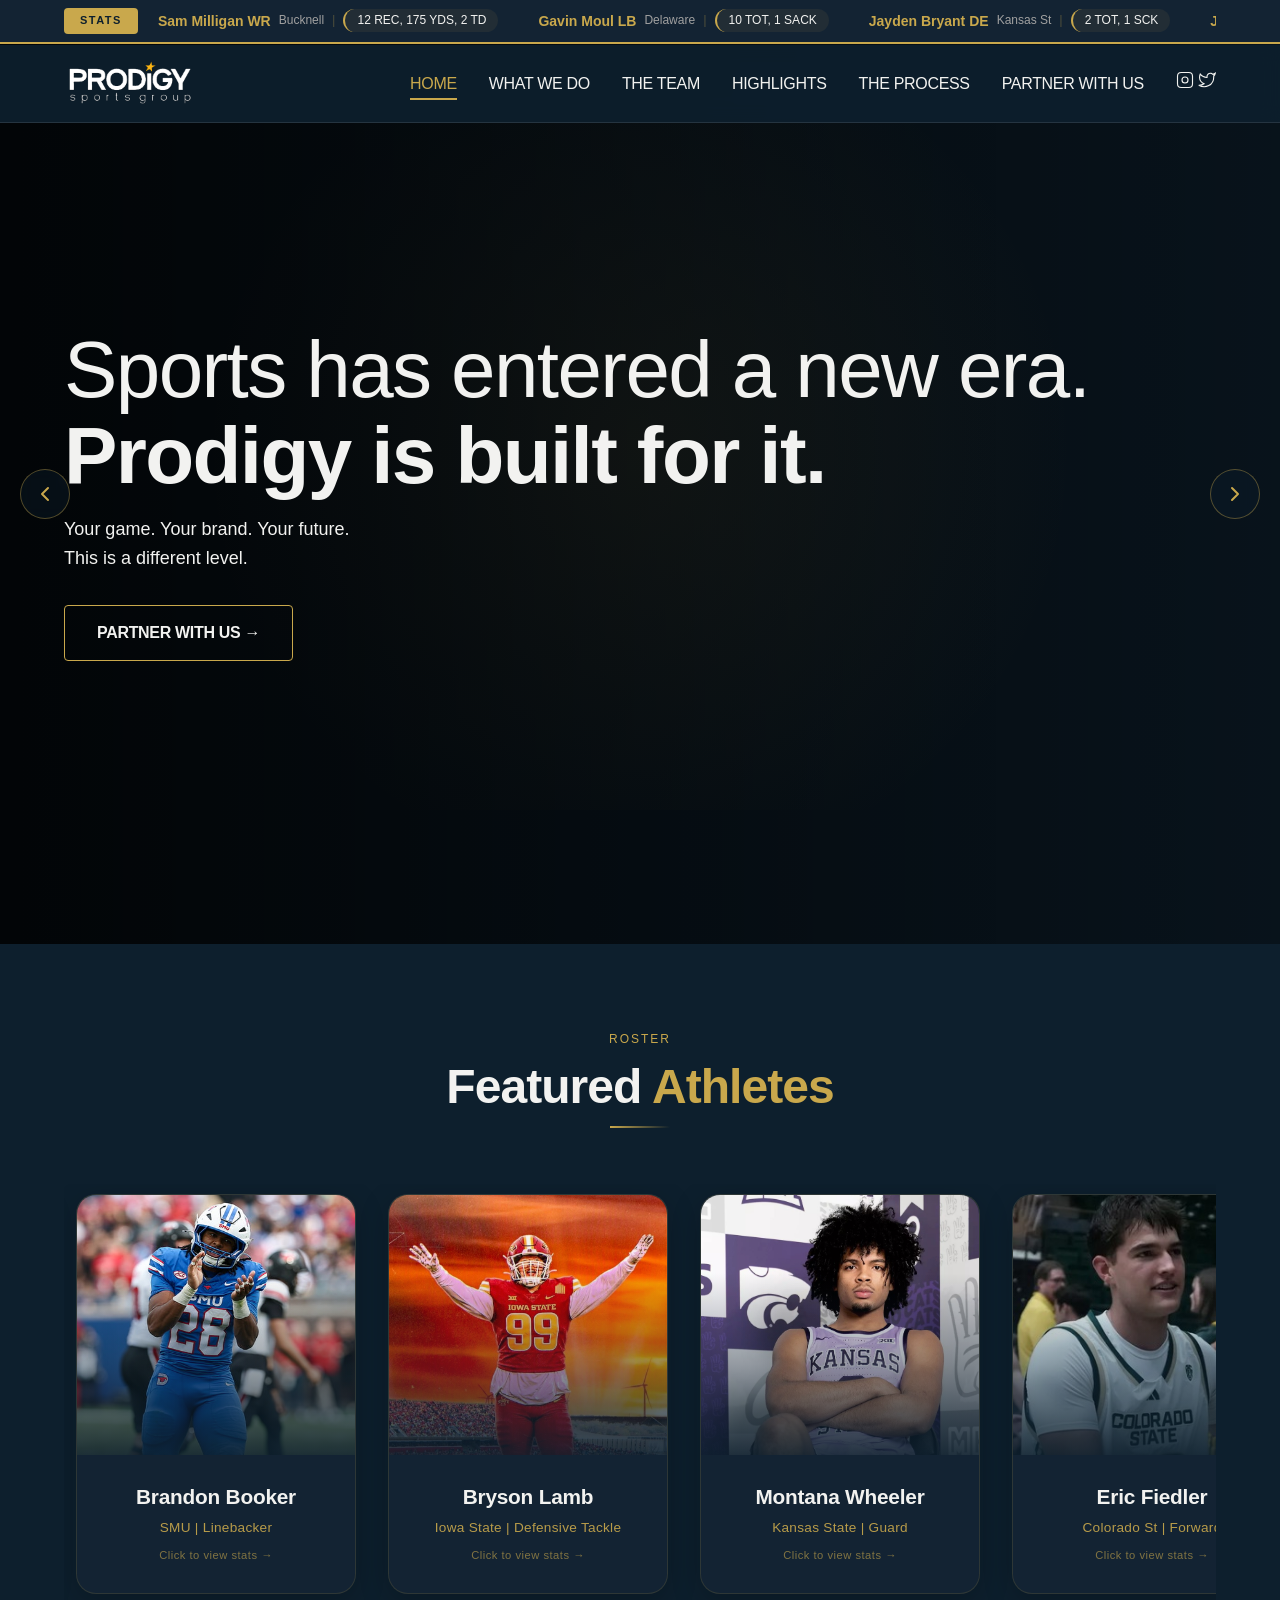
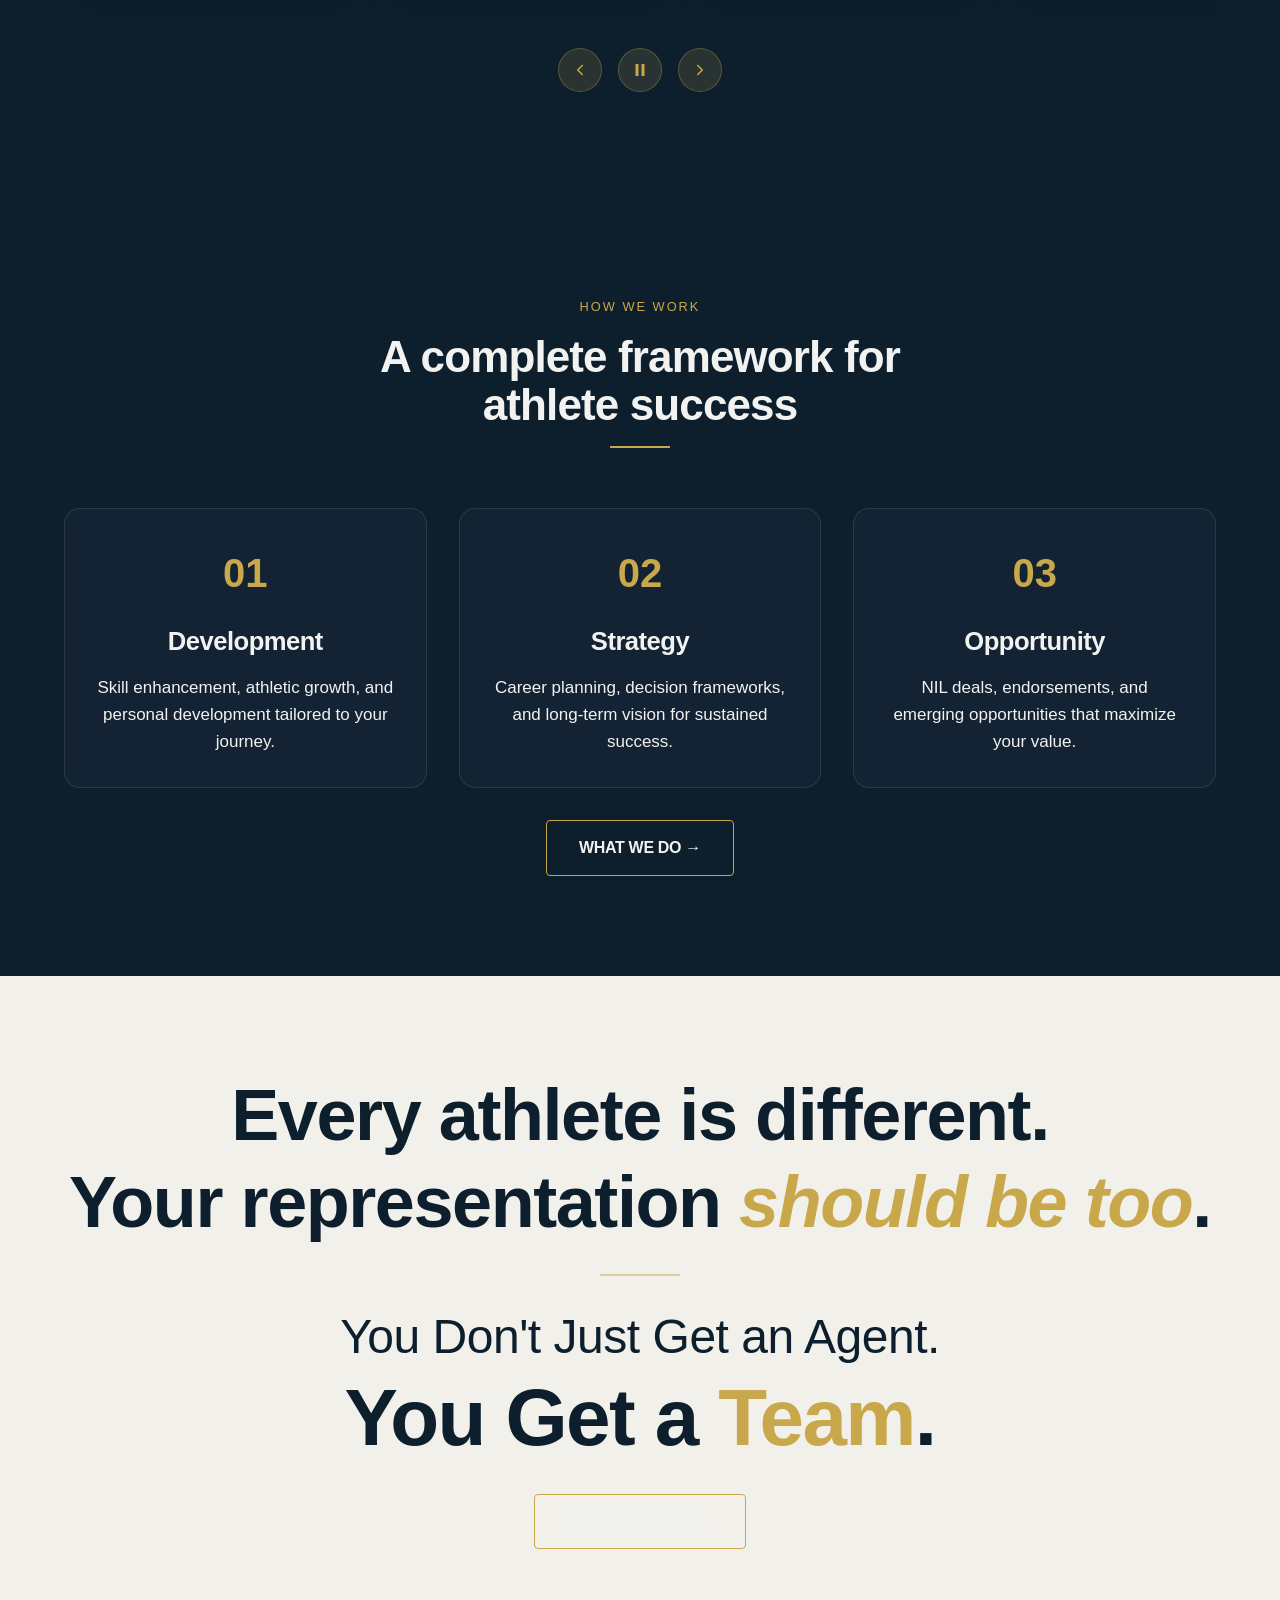
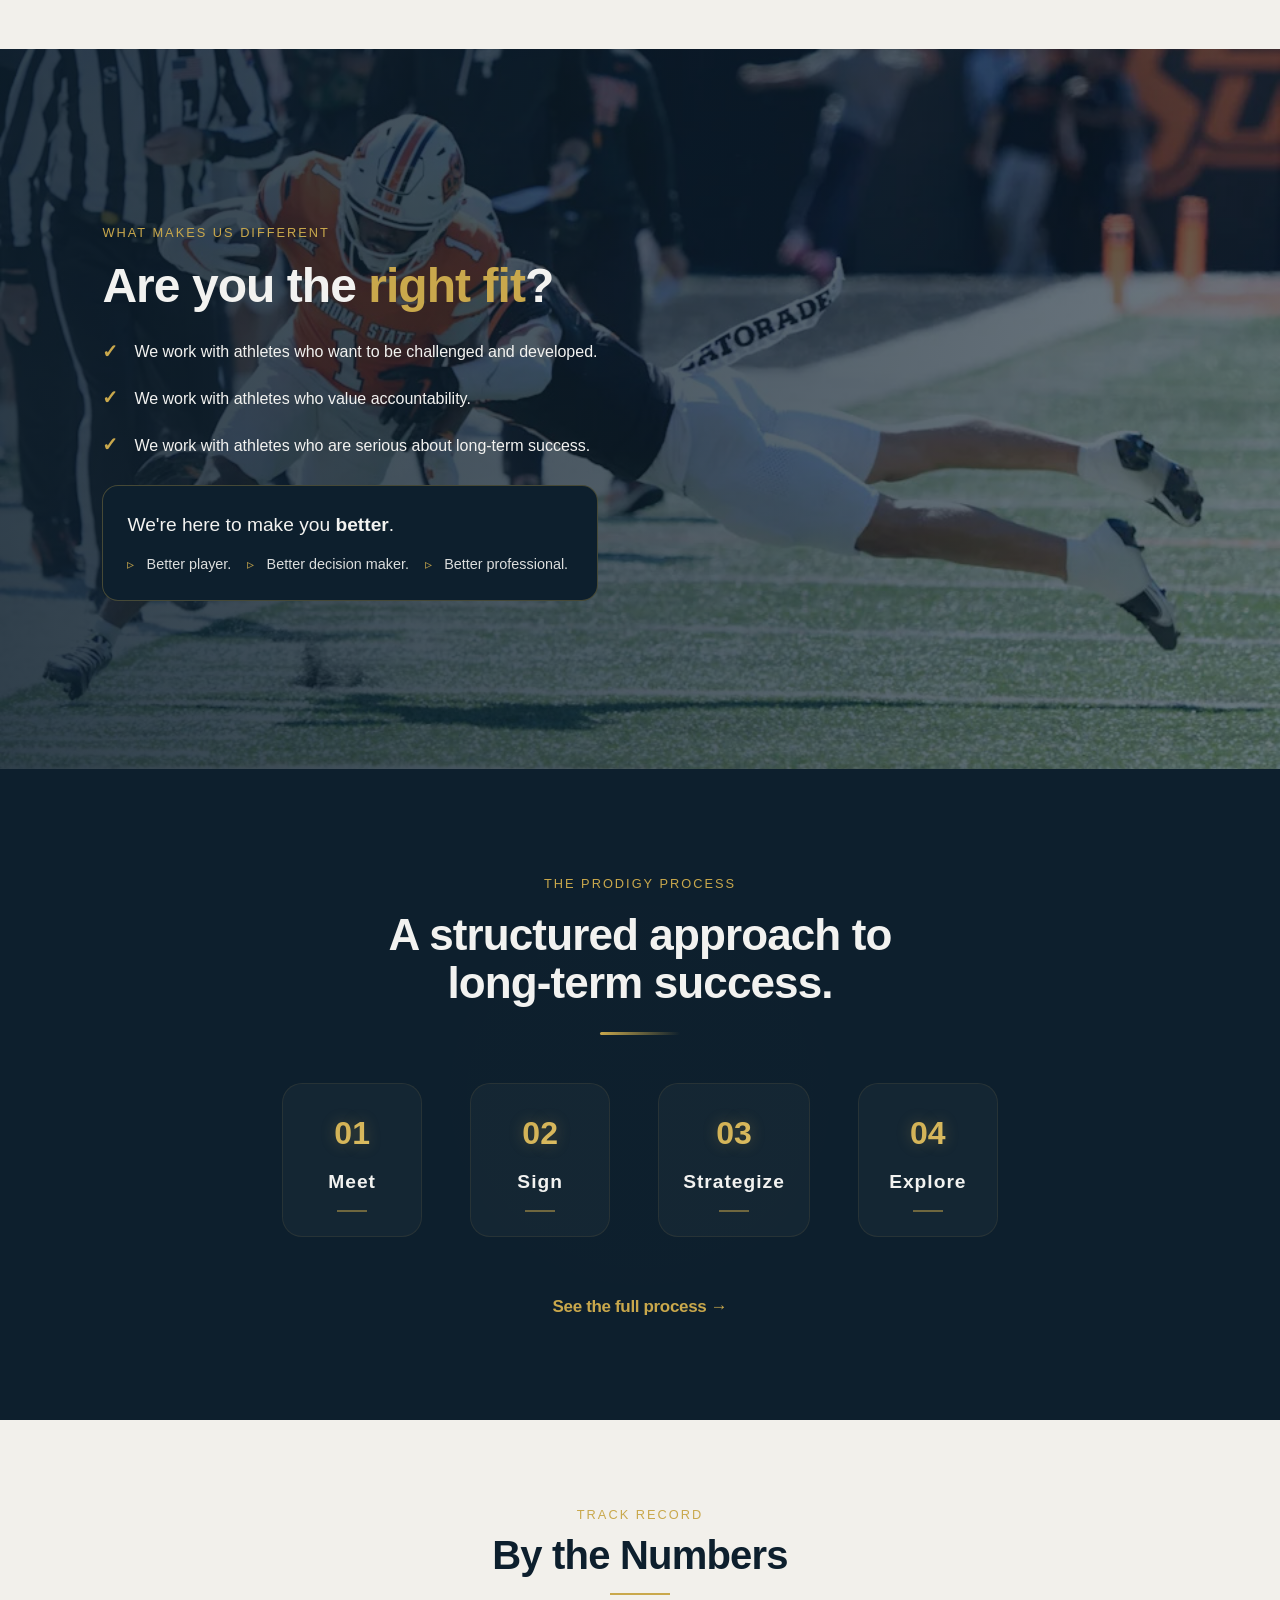
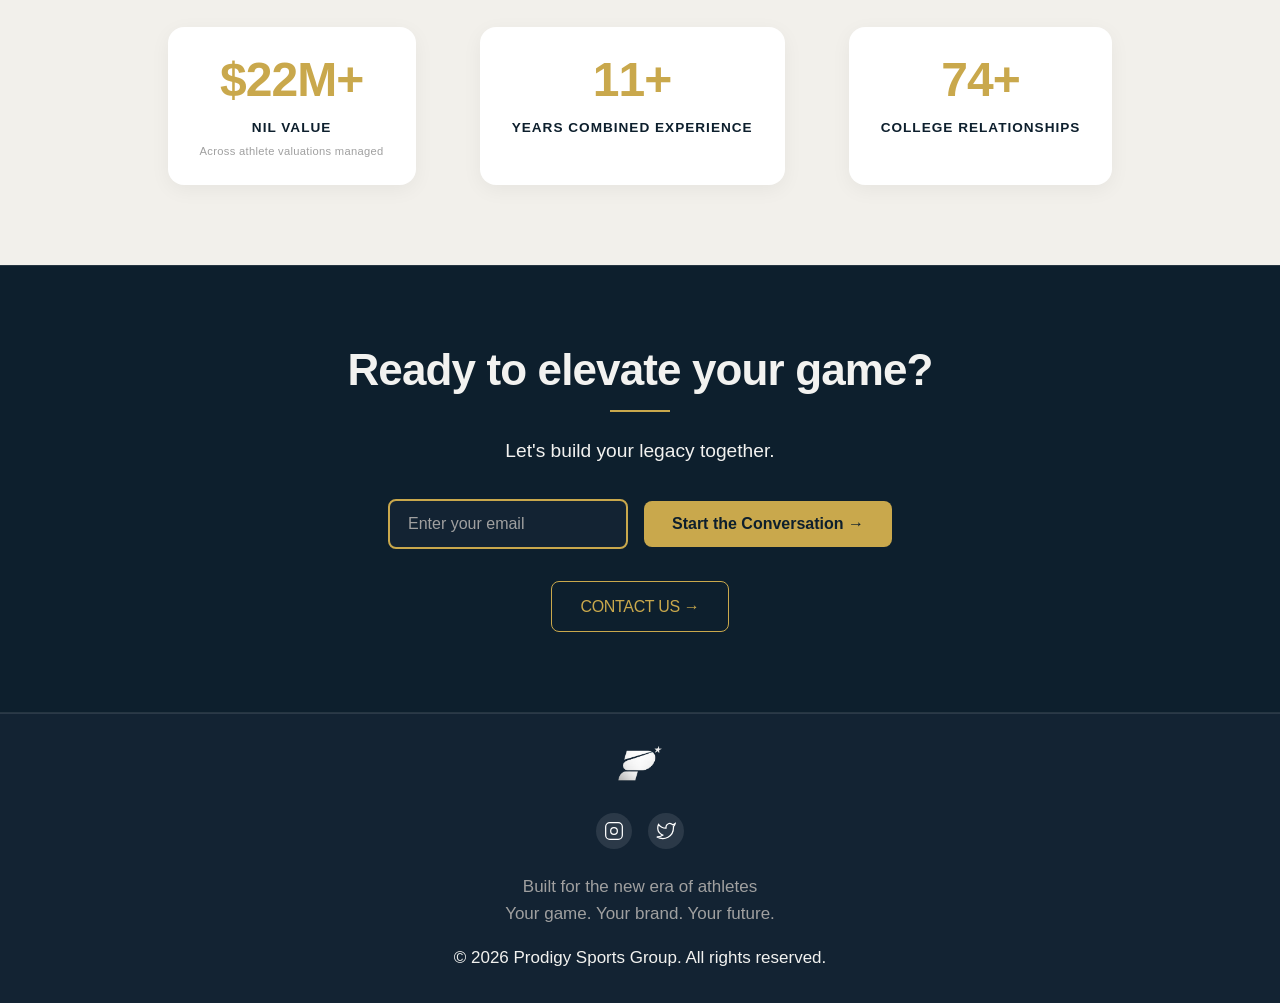
<file: index.html>
<!DOCTYPE html>
<html lang="en">
<head>
    <meta charset="UTF-8">
    <meta name="viewport" content="width=device-width, initial-scale=1.0">
    <title>Prodigy Sports Group</title>
    <link href="https://api.fontshare.com/v2/css?f[]=cabinet-grotesk@800,700,500&f[]=manrope@400,500,600,700&display=swap" rel="stylesheet">
    <link rel="stylesheet" href="css/styles.css">
</head>
<body>

    <!-- ===== STATS TICKER - ABOVE HEADER ===== -->
    <section class="ticker-section">
        <div class="ticker-container">
            <div class="ticker-label">STATS</div>
            <div class="ticker-track-wrapper">
                <div class="ticker-track" id="tickerTrack">
                    <!-- Player with highlight link
                    <span class="ticker-item" data-has-video="true">
                        <a href="https://www.instagram.com/p/DdxvVqBDh6S/?img_index=2" target="_blank" class="player-link">
                            <span class="player-name">Brandon Booker</span>
                        </a>
                        <span class="player-college">SMU</span>
                        <span class="divider">|</span>
                        <span class="player-stats">6 TOT, 1.5 SACKS, 1 INT </span>
                        <span class="video-indicator">▶</span>
                        <span class="video-tooltip">Watch highlights →</span>
                    </span>  
                    <!-- Player WITHOUT highlight link -->
                    <span class="ticker-item" data-has-video="false">
                        <span class="player-name">Sam Milligan WR</span>
                        <span class="player-college">Bucknell</span>
                        <span class="divider">|</span>
                        <span class="player-stats">12 REC, 175 YDS, 2 TD</span>
                    </span>

                     <!-- Player WITHOUT highlight link -->
                    <span class="ticker-item" data-has-video="false">
                        <span class="player-name">Gavin Moul LB</span>
                        <span class="player-college">Delaware</span>
                        <span class="divider">|</span>
                        <span class="player-stats">10 TOT, 1 SACK</span>
                    </span>

                    <span class="ticker-item" data-has-video="false">
                        <span class="player-name">Jayden Bryant DE</span>
                        <span class="player-college">Kansas St</span>
                        <span class="divider">|</span>
                        <span class="player-stats">2 TOT, 1 SCK</span>
                    </span>

                     <span class="ticker-item" data-has-video="false">
                        <span class="player-name">Jack Fries LB</span>
                        <span class="player-college">Ohio</span>
                        <span class="divider">|</span>
                        <span class="player-stats">9 TOT, 1 TFL</span>
                    </span>

                    <span class="ticker-item" data-has-video="false">
                        <span class="player-name">Miles Coleman WR</span>
                        <span class="player-college">Oklahoma St</span>
                        <span class="divider">|</span>
                        <span class="player-stats">4 REC, 46 YDs</span>
                    </span>

                </div>
            </div>
        </div>
    </section>

    <!-- ===== SITE HEADER & NAVIGATION ===== -->
    <header class="home-header">
        <nav class="navbar">
            <a href="index.html" class="logo">
                <img src="images/logo.png" alt="Prodigy" class="logo-img">
            </a>
            <ul class="nav-menu">
                <li><a href="index.html" class="active">HOME</a></li>
                <li><a href="What.html">WHAT WE DO</a></li>
                <li><a href="about.html">THE TEAM</a></li>
                <li><a href="highlights.html">HIGHLIGHTS</a></li>
                <li><a href="process.html">THE PROCESS</a></li>
                <li><a href="contact.html">PARTNER WITH US</a></li>
                <li class="nav-social">
                    <a href="https://www.instagram.com/prodigysportsgroup_" target="_blank" aria-label="Instagram">
                        <svg width="18" height="18" viewBox="0 0 24 24" fill="none" xmlns="http://www.w3.org/2000/svg">
                            <path d="M17 2H7C4.2 2 2 4.2 2 7V17C2 19.8 4.2 22 7 22H17C19.8 22 22 19.8 22 17V7C22 4.2 19.8 2 17 2Z" stroke="currentColor" stroke-width="1.5" />
                            <path d="M12 16C14.2091 16 16 14.2091 16 12C16 9.79086 14.2091 8 12 8C9.79086 8 8 9.79086 8 12C8 14.2091 9.79086 16 12 16Z" stroke="currentColor" stroke-width="1.5" />
                            <path d="M17.5 6.5H17.51" stroke="currentColor" stroke-width="1.5" />
                        </svg>
                    </a>
                    <a href="https://x.com/ProdigySG_" target="_blank" aria-label="Twitter">
                        <svg width="18" height="18" viewBox="0 0 24 24" fill="none" xmlns="http://www.w3.org/2000/svg">
                            <path d="M23 3C22.0424 3.675 20.9821 4.192 19.86 4.53C19.2577 3.837 18.4573 3.346 17.567 3.1239C16.6767 2.9019 15.7395 2.9602 14.8821 3.2915C14.0247 3.6228 13.2884 4.2111 12.773 4.986C12.2575 5.7609 11.9877 6.6836 12 7.62V8.62C10.2426 8.666 8.50127 8.276 6.93101 7.4855C5.36074 6.695 4.01032 5.5325 3 4.12C3 4.12 -1 13 8 17C5.94053 18.398 3.48716 19.099 1 19C10 24 21 19 21 7.5C20.9991 7.2215 20.9723 6.94364 20.92 6.67C21.9406 5.6635 22.6608 4.3927 23 3Z" stroke="currentColor" stroke-width="1.5" />
                        </svg>
                    </a>
                </li>
            </ul>
            <button class="menu-toggle" aria-label="Toggle menu">
                <span></span>
                <span></span>
                <span></span>
            </button>
        </nav>
    </header>
    <main>

        <!-- ===== HERO SECTION WITH SLIDESHOW ===== -->
<section class="hero-left">
    
    <!-- SLIDE 1 (Video) -->
    <div class="hero-slide active">
        <video class="hero-video-desktop" autoplay loop muted playsinline>
            <source src="video/WebsiteBannerVideo.mp4" type="video/mp4">
        </video>
        <div class="hero-gradient-overlay"></div>
        
        <div class="hero-left-container">
            <div class="hero-left-content">
                <h1 class="hero-headline">
                    <span class="headline-line1">Sports has entered a new era.</span>
                    <span class="headline-line2">Prodigy is built for it.</span>
                </h1>
                <p class="hero-supporting">Your game. Your brand. Your future.<br>This is a different level.</p>
                <a href="contact.html" class="btn btn-secondary">PARTNER WITH US →</a>
            </div>
        </div>
    </div>

    <!-- SLIDE 2  -->
    <div class="hero-slide">
        <img src="images/JordanLowery.jpg" alt="Prodigy Athlete">
        <div class="hero-gradient-overlay"></div>
        
        <div class="hero-left-container">
            <div class="hero-left-content">
                <h1 class="hero-headline">
                    <span class="headline-line1">Jordan Lowery Dominates against Xavier.</span>
                    <span class="headline-line2">22 PTs, 2 Steals, 9-16 FG, 3-5 from Three!</span>
                </h1>
                <p class="hero-supporting">Celebrating our athletes' standout performances this week.</p>
                  <!-- This button goes to Instagram/ESPN -->
                <a href="https://www.instagram.com/p/Df3ulCQG8mr/" target="_blank" class="btn btn-secondary">VIEW PSG's INSTAGRAM →</a>
            </div>
        </div>
    </div>

    <!-- SLIDE 3 -->
    <div class="hero-slide">
        <img src="images/fazlO.png" alt="Prodigy Athlete">
        <div class="hero-gradient-overlay"></div>
        
        <div class="hero-left-container">
            <div class="hero-left-content">
                <h1 class="hero-headline">
                    <span class="headline-line1">Fazl Oshodi <br>
                        an Incredible Performance over ETSU.</span>
                    <span class="headline-line2">20 PTs, 5 REBs, 6-11 3FG</span>
                </h1>
                <p class="hero-supporting">Celebrating our athletes' standout performances this week.</p>
                <!-- This button goes to Instagram/ESPN -->
                <a href="https://www.instagram.com/p/Df3gVC5n53j/?img_index=1" target="_blank" class="btn btn-secondary">VIEW ON PSG'S INSTAGRAM →</a>
            </div>
        </div>
    </div>

     <!-- SLIDE NAVIGATION ARROWS -->
    <button class="hero-arrow prev" id="heroPrev" aria-label="Previous slide">
        <svg width="24" height="24" viewBox="0 0 24 24" fill="none" stroke="currentColor" stroke-width="2" stroke-linecap="round" stroke-linejoin="round">
            <polyline points="15 18 9 12 15 6" />
        </svg>
    </button>
    
    <button class="hero-arrow next" id="heroNext" aria-label="Next slide">
        <svg width="24" height="24" viewBox="0 0 24 24" fill="none" stroke="currentColor" stroke-width="2" stroke-linecap="round" stroke-linejoin="round">
            <polyline points="9 18 15 12 9 6" />
        </svg>
    </button>

</section>

        

        <!-- ===== FEATURED ATHLETES - AUTO CAROUSEL ===== -->
        <section class="featured-athletes">
            <div class="section-header">
                <span class="section-tag">ROSTER</span>
                <h2>Featured <span class="gold-text">Athletes</span></h2>
                <div class="section-divider"></div>
            </div>

            <div class="carousel-wrapper">
                <div class="carousel-track" id="carouselTrack">
                    <!-- Cards will be inserted by JavaScript -->
                </div>
            </div>

            <div class="carousel-nav">
                <button class="carousel-btn prev-btn" id="prevBtn" aria-label="Previous">
                    <svg width="18" height="18" viewBox="0 0 24 24" fill="none" stroke="currentColor" stroke-width="2" stroke-linecap="round" stroke-linejoin="round">
                        <polyline points="15 18 9 12 15 6" />
                    </svg>
                </button>
                <button class="carousel-btn pause-btn" id="pauseBtn" aria-label="Pause auto-play">
                    <svg width="16" height="16" viewBox="0 0 24 24" fill="currentColor">
                        <rect x="6" y="4" width="4" height="16" />
                        <rect x="14" y="4" width="4" height="16" />
                    </svg>
                </button>
                <button class="carousel-btn next-btn" id="nextBtn" aria-label="Next">
                    <svg width="18" height="18" viewBox="0 0 24 24" fill="none" stroke="currentColor" stroke-width="2" stroke-linecap="round" stroke-linejoin="round">
                        <polyline points="9 18 15 12 9 6" />
                    </svg>
                </button>
            </div>
        </section>


        <!-- ===== FRAMEWORK SECTION ===== -->
        <section class="framework-section">
            <div class="container">
                <div class="framework-header">
                    <span class="section-tag">HOW WE WORK</span>
                    <h2>A complete framework for<br>athlete success</h2>
                    <div class="gold-divider"></div>
                </div>
                <div class="framework-grid">
                    <div class="framework-card">
                        <div class="framework-icon">01</div>
                        <h3>Development</h3>
                        <p>Skill enhancement, athletic growth, and personal development tailored to your journey.</p>
                    </div>
                    <div class="framework-card">
                        <div class="framework-icon">02</div>
                        <h3>Strategy</h3>
                        <p>Career planning, decision frameworks, and long-term vision for sustained success.</p>
                    </div>
                    <div class="framework-card">
                        <div class="framework-icon">03</div>
                        <h3>Opportunity</h3>
                        <p>NIL deals, endorsements, and emerging opportunities that maximize your value.</p>
                    </div>
                </div>
                <a href="What.html" class="btn btn-secondary" style="display: table; margin: 2rem auto 0;">WHAT WE DO →</a>
            </div>
        </section>

        <!-- ===== BOLD STATEMENT ===== -->
        <section class="bold-statement">
            <div class="combined-container">
                <div class="statement-block">
                    <h2 class="statement-line1">Every athlete is different.</h2>
                    <h2 class="statement-line2">Your representation <span class="gold-italic">should be too</span>.</h2>
                </div>
                <div class="statement-divider"></div>
                <div class="statement-block">
                    <h3 class="agent-line1">You Don't Just Get an Agent.</h3>
                    <h3 class="agent-line2">You Get a <span class="gold">Team</span>.</h3>
                </div>
                <a href="about.html" class="btn btn-secondary">MEET THE TEAM →</a>
            </div>
        </section>
        
        <!-- ===== IMAGE-LED SECTION ===== -->
        <section class="image-led-hero">
            <div class="image-led-bg">
                <img src="images/okieSt.jpg" alt="Athlete training">
            </div>
            <div class="image-led-overlay"></div>
            <div class="image-led-container">
                <div class="image-led-content">
                    <span class="section-tag">WHAT MAKES US DIFFERENT</span>
                    <h2>Are you the <span class="gold-text">right fit</span>?</h2>
                    <div class="fit-list">
                        <div class="fit-item">
                            <span class="check">✓</span>
                            <p>We work with athletes who want to be challenged and developed.</p>
                        </div>
                        <div class="fit-item">
                            <span class="check">✓</span>
                            <p>We work with athletes who value accountability.</p>
                        </div>
                        <div class="fit-item">
                            <span class="check">✓</span>
                            <p>We work with athletes who are serious about long-term success.</p>
                        </div>
                    </div>
                    <div class="better-statement">
                        <p>We're here to make you <strong>better</strong>.</p>
                        <ul class="better-list">
                            <li>Better player.</li>
                            <li>Better decision maker.</li>
                            <li>Better professional.</li>
                        </ul>
                    </div>
                </div>
            </div>
        </section>

        <!-- ===== PROCESS PREVIEW ===== -->
        <section class="process-preview">
            <div class="process-preview-container">
                <div class="process-preview-content">
                    <span class="section-tag">THE PRODIGY PROCESS</span>
                    <h2>A structured approach to<br>long-term success.</h2>
                    <div class="process-divider"></div>
                    <div class="process-steps">
                        <div class="process-step">
                            <div class="step-number-glow">01</div>
                            <span class="step-name">Meet</span>
                            <div class="step-line"></div>
                        </div>
                        <div class="process-step">
                            <div class="step-number-glow">02</div>
                            <span class="step-name">Sign</span>
                            <div class="step-line"></div>
                        </div>
                        <div class="process-step">
                            <div class="step-number-glow">03</div>
                            <span class="step-name">Strategize</span>
                            <div class="step-line"></div>
                        </div>
                        <div class="process-step">
                            <div class="step-number-glow">04</div>
                            <span class="step-name">Explore</span>
                            <div class="step-line"></div>
                        </div>
                    </div>
                    <a href="process.html" class="process-link">See the full process →</a>
                </div>
            </div>
        </section>

        <!-- ===== TRACK RECORD ===== -->
        <section class="track-record-section">
            <div class="track-record-container">
                <span class="section-tag dark-tag">TRACK RECORD</span>
                <h2 class="track-record-headline">By the Numbers</h2>
                <div class="track-divider"></div>
                <div class="stats-grid">
                    <div class="stat">
                        <div class="stat-number" data-target="60M">$60M+</div>
                        <div class="stat-label">NIL Value</div>
                        <div class="stat-qualifier">Across athlete valuations managed</div>
                    </div>
                    <div class="stat">
                        <div class="stat-number" data-target="30">30+</div>
                        <div class="stat-label">Years Combined Experience</div>
                    </div>
                    <div class="stat">
                        <div class="stat-number" data-target="200">200+</div>
                        <div class="stat-label">College Relationships</div>
                    </div>
                </div>
            </div>
        </section>

        <!-- ===== MISSION TEASER ===== -->
        <section class="mission-teaser">
            <div class="mission-container">
                <h2>Ready to elevate your game?</h2>
                <div class="mission-divider"></div>
                <p class="mission-subhead">Let's build your legacy together.</p>
                <div class="quick-contact">
                    <form id="quick-contact-form" class="quick-contact-form" action="https://formspree.io/f/YOUR_FORM_ID_HERE" method="POST">
                        <input type="email" name="email" placeholder="Enter your email" required>
                        <button type="submit" class="btn btn-primary">Start the Conversation →</button>
                    </form>
                </div>
                <div class="mission-buttons">
                    <a href="contact.html" class="btn btn-secondary">CONTACT US →</a>
                </div>
            </div>
        </section>

    </main>

    <!-- ===== FOOTER ===== -->
    <footer>
        <div class="footer-container">
            <div class="footer-logo">
                <img src="images/logo2.PNG" alt="Prodigy" class="footer-logo-img">
            </div>
            <div class="footer-contact">
                <form id="quick-contact-form" class="quick-contact-form" action="https://formspree.io/f/xojgeknv" method="POST"></form>
            </div>
            <div class="footer-social">
                <a href="https://www.instagram.com/prodigysportsgroup_" target="_blank" class="social-link-footer" aria-label="Instagram">
                    <svg width="20" height="20" viewBox="0 0 24 24" fill="none" xmlns="http://www.w3.org/2000/svg">
                        <path d="M17 2H7C4.2 2 2 4.2 2 7V17C2 19.8 4.2 22 7 22H17C19.8 22 22 19.8 22 17V7C22 4.2 19.8 2 17 2Z" stroke="currentColor" stroke-width="1.5" />
                        <path d="M12 16C14.2091 16 16 14.2091 16 12C16 9.79086 14.2091 8 12 8C9.79086 8 8 9.79086 8 12C8 14.2091 9.79086 16 12 16Z" stroke="currentColor" stroke-width="1.5" />
                        <path d="M17.5 6.5H17.51" stroke="currentColor" stroke-width="1.5" />
                    </svg>
                </a>
                <a href="https://x.com/ProdigySG_" target="_blank" class="social-link-footer" aria-label="Twitter">
                    <svg width="20" height="20" viewBox="0 0 24 24" fill="none" xmlns="http://www.w3.org/2000/svg">
                        <path d="M23 3C22.0424 3.675 20.9821 4.192 19.86 4.53C19.2577 3.837 18.4573 3.346 17.567 3.1239C16.6767 2.9019 15.7395 2.9602 14.8821 3.2915C14.0247 3.6228 13.2884 4.2111 12.773 4.986C12.2575 5.7609 11.9877 6.6836 12 7.62V8.62C10.2426 8.666 8.50127 8.276 6.93101 7.4855C5.36074 6.695 4.01032 5.5325 3 4.12C3 4.12 -1 13 8 17C5.94053 18.398 3.48716 19.099 1 19C10 24 21 19 21 7.5C20.9991 7.2215 20.9723 6.94364 20.92 6.67C21.9406 5.6635 22.6608 4.3927 23 3Z" stroke="currentColor" stroke-width="1.5" />
                    </svg>
                </a>
            </div>
            <div class="footer-text">
                <p>Built for the new era of athletes<br>Your game. Your brand. Your future.</p>
            </div>
            <p>&copy; 2026 Prodigy Sports Group. All rights reserved.</p>
        </div>
    </footer>

    <script src="JavaScript/script.js"></script>
       <!-- ===== VIDEO MODAL ==== -->
<div id="video-modal" class="video-modal">
    <div class="video-modal-overlay"></div>
    <div class="video-modal-content">
       <video id="modal-video" controls playsinline></video>
    </div>
</div>

</body>
</html>
</file>
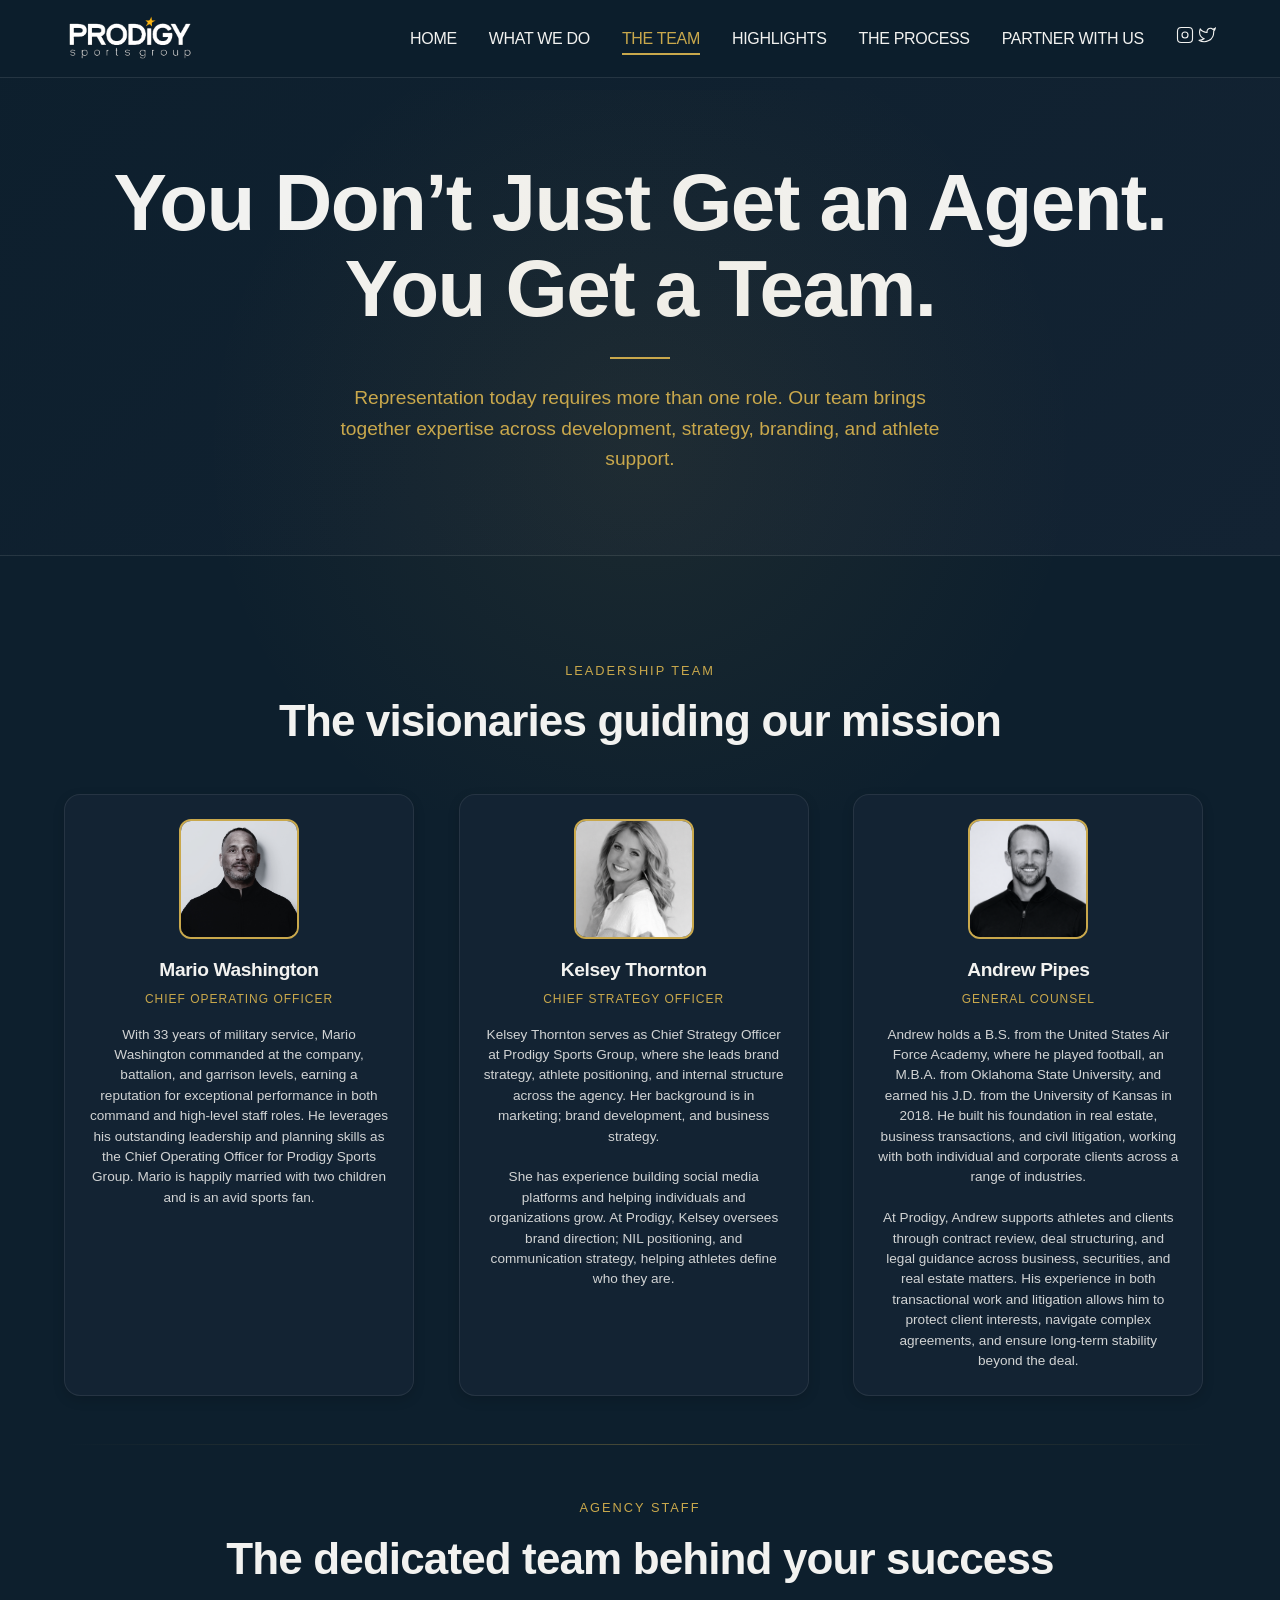
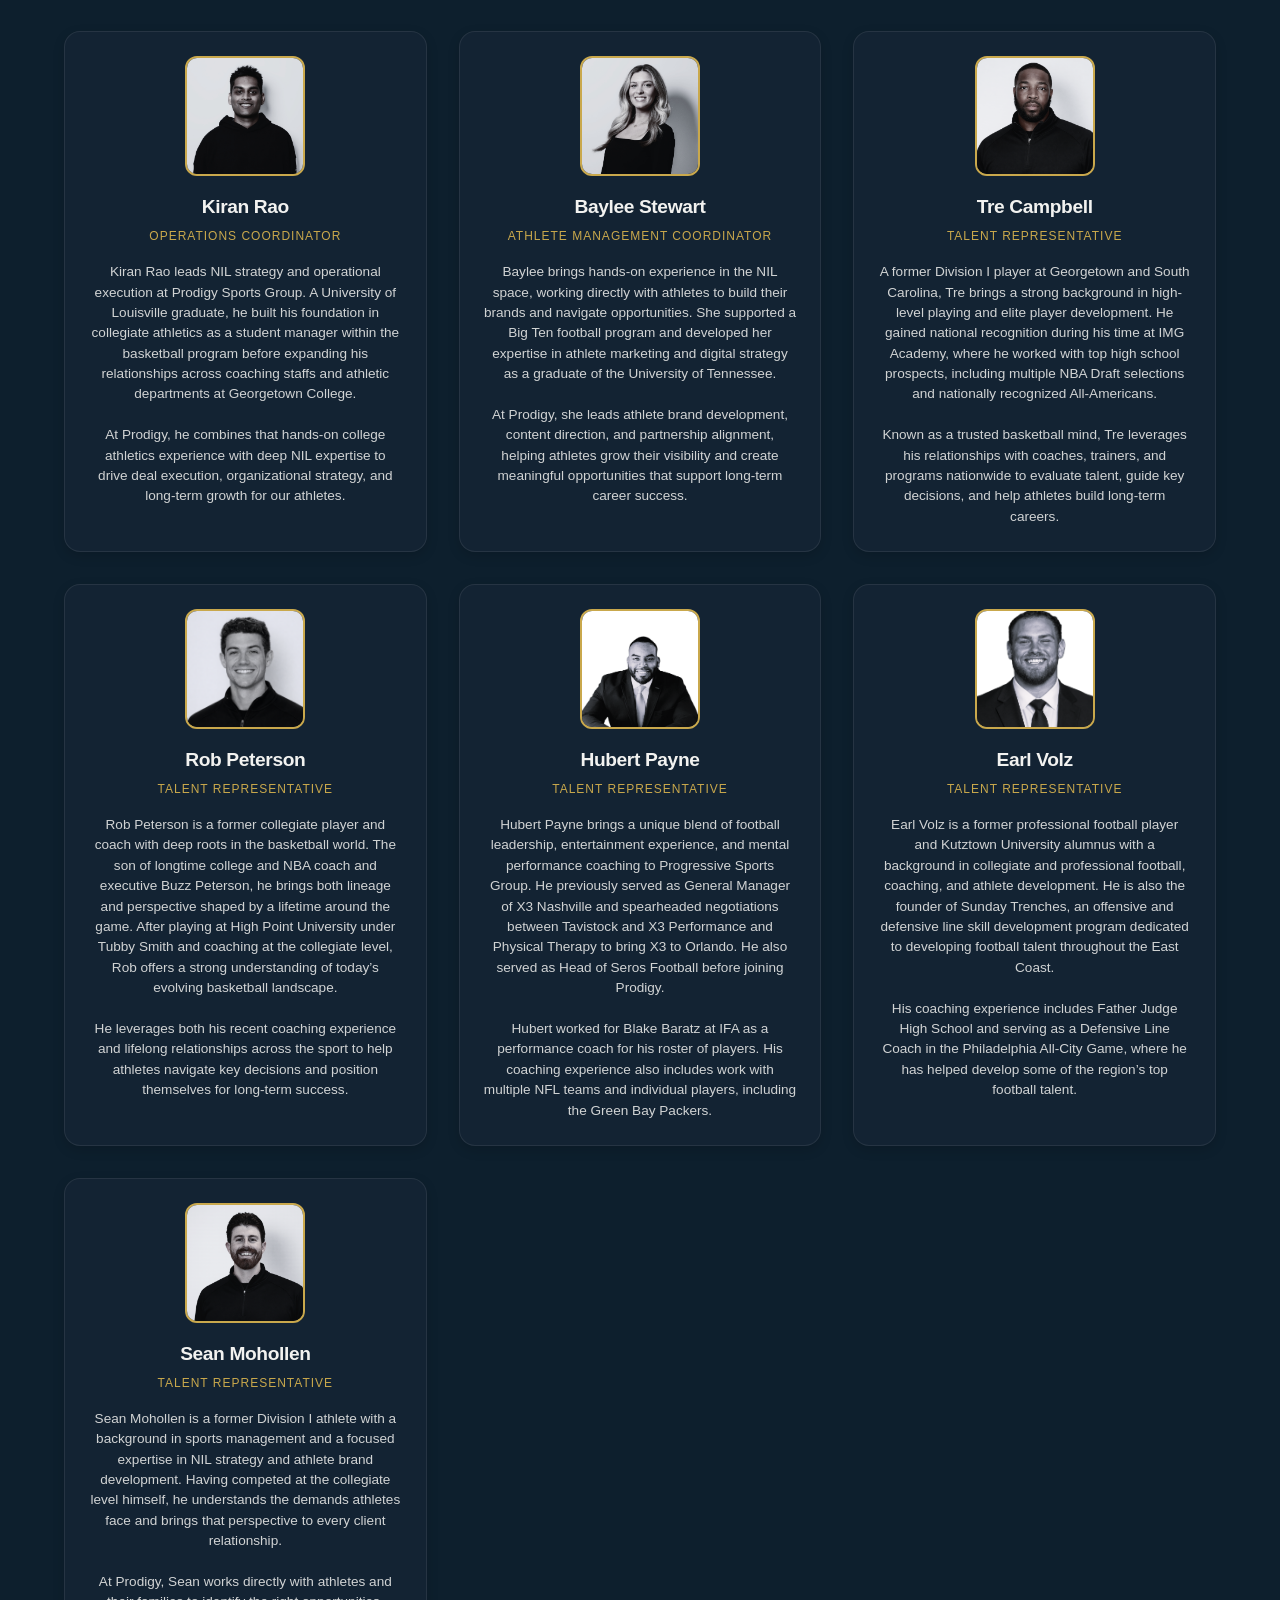
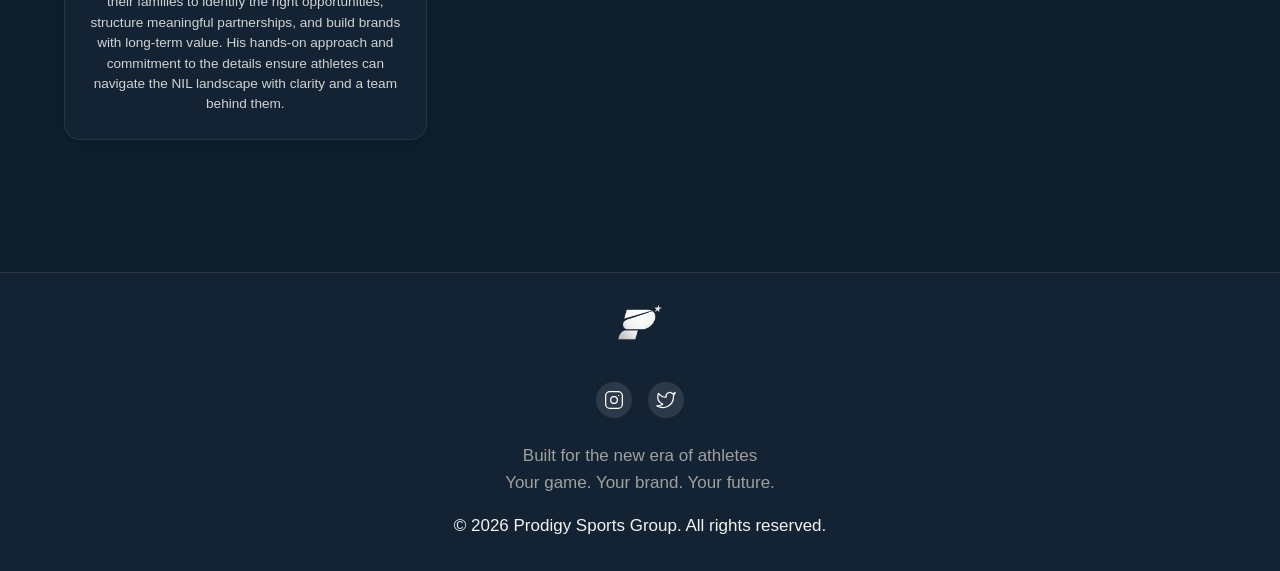
<file: about.html>
﻿<!DOCTYPE html>
<html lang="en">
<head>
    <meta charset="UTF-8">
    <meta name="viewport" content="width=device-width, initial-scale=1.0">
    <title>The Team</title>
    <link href="https://api.fontshare.com/v2/css?f[]=cabinet-grotesk@800,700,500&f[]=manrope@400,500,600,700&display=swap" rel="stylesheet">
    <link rel="stylesheet" href="css/styles.css">
</head>
<body>

    <!--  SITE HEADER & NAVIGATION  -->
   <header>
    <nav class="navbar">
        <a href="index.html" class="logo">
            <img src="images/logo.png" alt="Prodigy" class="logo-img">
        </a>
        <ul class="nav-menu">
            <li><a href="index.html">HOME</a></li>
            <li><a href="What.html">WHAT WE DO</a></li>
            <li><a href="about.html" class="active">THE TEAM</a></li>
            <li><a href="highlights.html">HIGHLIGHTS</a></li>
            <li><a href="process.html">THE PROCESS</a></li>
            <li><a href="contact.html">PARTNER WITH US</a></li>
            <li class="nav-social">
                <a href="https://www.instagram.com/prodigysportsgroup_" target="_blank" aria-label="Instagram">
                    <svg width="18" height="18" viewBox="0 0 24 24" fill="none" xmlns="http://www.w3.org/2000/svg">
                        <path d="M17 2H7C4.2 2 2 4.2 2 7V17C2 19.8 4.2 22 7 22H17C19.8 22 22 19.8 22 17V7C22 4.2 19.8 2 17 2Z" stroke="currentColor" stroke-width="1.5" />
                        <path d="M12 16C14.2091 16 16 14.2091 16 12C16 9.79086 14.2091 8 12 8C9.79086 8 8 9.79086 8 12C8 14.2091 9.79086 16 12 16Z" stroke="currentColor" stroke-width="1.5" />
                        <path d="M17.5 6.5H17.51" stroke="currentColor" stroke-width="1.5" />
                    </svg>
                </a>
                <a href="https://x.com/ProdigySG_" target="_blank" aria-label="Twitter">
                    <svg width="18" height="18" viewBox="0 0 24 24" fill="none" xmlns="http://www.w3.org/2000/svg">
                        <path d="M23 3C22.0424 3.675 20.9821 4.192 19.86 4.53C19.2577 3.837 18.4573 3.346 17.567 3.1239C16.6767 2.9019 15.7395 2.9602 14.8821 3.2915C14.0247 3.6228 13.2884 4.2111 12.773 4.986C12.2575 5.7609 11.9877 6.6836 12 7.62V8.62C10.2426 8.666 8.50127 8.276 6.93101 7.4855C5.36074 6.695 4.01032 5.5325 3 4.12C3 4.12 -1 13 8 17C5.94053 18.398 3.48716 19.099 1 19C10 24 21 19 21 7.5C20.9991 7.2215 20.9723 6.94364 20.92 6.67C21.9406 5.6635 22.6608 4.3927 23 3Z" stroke="currentColor" stroke-width="1.5" />
                    </svg>
                </a>
            </li>
        </ul>
        <button class="menu-toggle" aria-label="Toggle menu">
            <span></span>
            <span></span>
            <span></span>
        </button>
    </nav>
</header>

    <main>
        <section class="page-header">
            <h1>You Don’t Just Get an Agent. You Get a Team.</h1>
            <div class="hero-divider"></div>
            <p>
                Representation today requires more than one role.
                Our team brings together expertise across development, strategy, branding, and athlete support.
            </p>
        </section>


        <!-- Our Team Section -->
        <section class="team-grid-section">
            <div class="team-container">

                <!-- Leadership Team -->
                <div class="team-category">
                    <div class="team-header">
                        <span class="section-tag">LEADERSHIP TEAM</span>
                        <h2>The visionaries guiding our mission</h2>
                    </div>
                    <div class="team-grid">
                        <!-- Leadership Team Member 1 -->
                        <div class="team-card leadership-card">
                            <div class="team-image">
                                <img src="images/MarioWashington.png" alt="Mario Washington">
                            </div>
                            <h3>Mario Washington</h3>
                            <p class="team-title">Chief Operating Officer</p>
                            <div class="team-bio">
                                <p>With 33 years of military service, Mario Washington commanded at the company, battalion, and garrison levels, earning a reputation for exceptional performance in both command and high-level staff roles. He leverages his outstanding leadership and planning skills as the Chief Operating Officer for Prodigy Sports Group. Mario is happily married with two children and is an avid sports fan.</p>
                            </div>
                        </div>

                        <!-- Leadership Team Member 2 -->
                        <div class="team-card leadership-card">
                            <div class="team-image">
                                <img src="images/KelseyThornton.png" alt="Kelsey Thornton">
                            </div>
                            <h3>Kelsey Thornton</h3>
                            <p class="team-title">Chief Strategy Officer</p>
                            <div class="team-bio">
                                <p>
                                    Kelsey Thornton serves as Chief Strategy Officer at Prodigy Sports Group, where she leads brand strategy, athlete positioning, and internal structure across the agency. Her background is in marketing; brand development, and business strategy.
                                    <br><br>
                                    She has experience building social media platforms and helping individuals and organizations grow. At Prodigy, Kelsey oversees brand direction; NIL positioning, and communication strategy, helping athletes define who they are.
                                </p>
                            </div>
                        </div>

                        <!-- Leadership Team Member 3  -->
                        <div class="team-card leadership-card">
                            <div class="team-image">
                                <img src="images/AndrewPipes.png" alt="Andrew Pipes">
                            </div>
                            <h3>Andrew Pipes</h3>
                            <p class="team-title">General Counsel</p>
                            <div class="team-bio">
                                <p>
                                    Andrew holds a B.S. from the United States Air Force Academy, where he played football, an M.B.A. from Oklahoma State University, and earned his J.D. from the University of Kansas in 2018. He built his foundation in real estate, business transactions, and civil litigation, working with both individual and corporate clients across a range of industries.
                                    <br><br>
                                    At Prodigy, Andrew supports athletes and clients through contract review, deal structuring, and legal guidance across business, securities, and real estate matters. His experience in both transactional work and litigation allows him to protect client interests, navigate complex agreements, and ensure long-term stability beyond the deal.
                                </p>
                             </div>
                        </div>
                    </div>
                </div>
            </div>
        

            <div class="team-category-divider"></div>

            <!-- Agency Staff -->
            <div class="team-category">
                <div class="team-header">
                    <span class="section-tag">AGENCY STAFF</span>
                    <h2>The dedicated team behind your success</h2>
                </div>
                <div class="team-grid">
                    <!-- Staff Member 1 -->
                    <div class="team-card staff-card">
                        <div class="team-image">
                            <img src="images/KiranRao.png" alt="Kiran Rao">
                        </div>
                        <h3>Kiran Rao</h3>
                        <p class="team-title">Operations Coordinator</p>
                        <div class="team-bio">
                            <p>
                                Kiran Rao leads NIL strategy and operational execution at Prodigy Sports Group. A University of Louisville graduate, he built his foundation in collegiate athletics as a student manager within the basketball program before expanding his relationships across coaching staffs and athletic departments at Georgetown College.
                                <br><br>
                                At Prodigy, he combines that hands-on college athletics experience with deep NIL expertise to drive deal execution, organizational strategy, and long-term growth for our athletes.
                            </p>
                        </div>
                    </div>

                    <!-- Staff Member 2 -->
                    <div class="team-card staff-card">
                        <div class="team-image">
                            <img src="images/BayleeStewart.png" alt="Baylee Stewart">
                        </div>
                        <h3>Baylee Stewart</h3>
                        <p class="team-title">Athlete Management Coordinator</p>
                        <div class="team-bio">
                            <p>
                                Baylee brings hands-on experience in the NIL space, working directly with athletes to build their brands and navigate opportunities. She supported a Big Ten football program and developed her expertise in athlete marketing and digital strategy as a graduate of the University of Tennessee.
                                <br><br>At Prodigy, she leads athlete brand development, content direction, and partnership alignment, helping athletes grow their visibility and create meaningful opportunities that support long-term career success.
                            </p>
                        </div>
                    </div>

                    <!-- Staff Member 3 -->
                    <div class="team-card staff-card">
                        <div class="team-image">
                            <img src="images/TreCampbell.png" alt="Tre Campbell">
                        </div>
                        <h3>Tre Campbell</h3>
                        <p class="team-title">Talent Representative</p>
                        <div class="team-bio">
                            <p>
                                A former Division I player at Georgetown and South Carolina, Tre brings a strong background in high-level playing and elite player development. He gained national recognition during his time at IMG Academy, where he worked with top high school prospects, including multiple NBA Draft selections and nationally recognized All-Americans.
                                <br><br>Known as a trusted basketball mind, Tre leverages his relationships with coaches, trainers, and programs nationwide to evaluate talent, guide key decisions, and help athletes build long-term careers.
                            </p>
                        </div>
                    </div>

                    <!-- Staff Member 4 -->
                    <div class="team-card staff-card">
                        <div class="team-image">
                            <img src="images/RobPeterson.png" alt="Rob Peterson">
                        </div>
                        <h3>Rob Peterson</h3>
                        <p class="team-title">Talent Representative</p>
                        <div class="team-bio">
                            <p>
                                Rob Peterson is a former collegiate player and coach with deep roots in the basketball world. The son of longtime college and NBA coach and executive Buzz Peterson, he brings both lineage and perspective shaped by a lifetime around the game.
                                After playing at High Point University under Tubby Smith and coaching at the collegiate level, Rob offers a strong understanding of today’s evolving basketball landscape. <br><br>He leverages both his recent coaching experience and lifelong relationships across the sport to help athletes navigate key decisions and position themselves for long-term success.
                            </p>
                        </div>
                    </div>

                    <!-- Staff Member 5 -->
                    <div class="team-card staff-card">
                        <div class="team-image">
                            <img src="images/Hubert_Payne.png" alt="Hubert Payne">
                        </div>
                        <h3>Hubert Payne</h3>
                        <p class="team-title">Talent Representative</p>
                        <div class="team-bio">
                            <p>
                                Hubert Payne brings a unique blend of football leadership, entertainment experience, and mental performance coaching to Progressive Sports Group. He previously served as General Manager of X3 Nashville and spearheaded negotiations between Tavistock and X3 Performance and Physical Therapy to bring X3 to Orlando. He also served as Head of Seros Football before joining Prodigy. <br><br> 

Hubert worked for Blake Baratz at IFA as a performance coach for his roster of players. His coaching experience also includes work with multiple NFL teams and individual players, including the Green Bay Packers.
                            </p>
                        </div>
                    </div>

                    <!-- Staff Member 6 -->
                    <div class="team-card staff-card">
                        <div class="team-image">
                            <img src="images/EarlVolz.png" alt="Earl Volz">
                        </div>
                        <h3>Earl Volz</h3>
                        <p class="team-title">Talent Representative</p>
                        <div class="team-bio">
                            <p>
                                Earl Volz is a former professional football player and Kutztown University alumnus with a background in collegiate and professional football, coaching, and athlete development. He is also the founder of Sunday Trenches, an offensive and defensive line skill development program dedicated to developing football talent throughout the East Coast.
                                <br><br>
                                His coaching experience includes Father Judge High School and serving as a Defensive Line Coach in the Philadelphia All-City Game, where he has helped develop some of the region’s top football talent.
                            </p>
                        </div>
                    </div>

                    <!-- Staff Member 6 -->
                    <div class="team-card staff-card">
                        <div class="team-image">
                            <img src="images/SeanMohollen.png" alt="Sean Mohollen">
                        </div>
                        <h3>Sean Mohollen</h3>
                        <p class="team-title">Talent Representative</p>
                        <div class="team-bio">
                            <p>
                                Sean Mohollen is a former Division I athlete with a background in sports management and a focused expertise in NIL strategy and athlete brand development. Having competed at the collegiate level himself, he understands the demands athletes face and brings that perspective to every client relationship.
                                <br><br>
                                At Prodigy, Sean works directly with athletes and their families to identify the right opportunities, structure meaningful partnerships, and build brands with long-term value. His hands-on approach and commitment to the details ensure athletes can navigate the NIL landscape with clarity and a team behind them.
                            </p>
                        </div>
                    </div>
                </div>
            </div>


        </section>
    </main>

    <footer>
        <div class="footer-container">
            <div class="logo-img">
                <img src="images/logo2.PNG" alt="Prodigy" class="footer-logo-img">
            </div>
            <div class="footer-contact">
                <form id="quick-contact-form" class="quick-contact-form" action="https://formspree.io/f/xojgeknv" method="POST"></form>         
            </div>
            <div class="footer-social">
                <a href="https://www.instagram.com/prodigysportsgroup_" target="_blank" class="social-link-footer" aria-label="Instagram">
                    <svg width="20" height="20" viewBox="0 0 24 24" fill="none" xmlns="http://www.w3.org/2000/svg">
                        <path d="M17 2H7C4.2 2 2 4.2 2 7V17C2 19.8 4.2 22 7 22H17C19.8 22 22 19.8 22 17V7C22 4.2 19.8 2 17 2Z" stroke="currentColor" stroke-width="1.5" stroke-linecap="round" stroke-linejoin="round" />
                        <path d="M12 16C14.2091 16 16 14.2091 16 12C16 9.79086 14.2091 8 12 8C9.79086 8 8 9.79086 8 12C8 14.2091 9.79086 16 12 16Z" stroke="currentColor" stroke-width="1.5" stroke-linecap="round" stroke-linejoin="round" />
                        <path d="M17.5 6.5H17.51" stroke="currentColor" stroke-width="1.5" stroke-linecap="round" stroke-linejoin="round" />
                    </svg>
                </a>
                <a href="https://x.com/ProdigySG_" target="_blank" class="social-link-footer" aria-label="Twitter">
                    <svg width="20" height="20" viewBox="0 0 24 24" fill="none" xmlns="http://www.w3.org/2000/svg">
                        <path d="M23 3C22.0424 3.675 20.9821 4.192 19.86 4.53C19.2577 3.837 18.4573 3.346 17.567 3.1239C16.6767 2.9019 15.7395 2.9602 14.8821 3.2915C14.0247 3.6228 13.2884 4.2111 12.773 4.986C12.2575 5.7609 11.9877 6.6836 12 7.62V8.62C10.2426 8.666 8.50127 8.276 6.93101 7.4855C5.36074 6.695 4.01032 5.5325 3 4.12C3 4.12 -1 13 8 17C5.94053 18.398 3.48716 19.099 1 19C10 24 21 19 21 7.5C20.9991 7.2215 20.9723 6.94364 20.92 6.67C21.9406 5.6635 22.6608 4.3927 23 3Z" stroke="currentColor" stroke-width="1.5" stroke-linecap="round" stroke-linejoin="round" />
                    </svg>
                </a>
            </div>
            <div class="footer-text">
                <p>
                    Built for the new era of athletes
                    <br />
                    Your game. Your brand. Your future.
                </p>
            </div>
            <p>&copy; 2026 Prodigy Sports Group. All rights reserved.</p>
        </div>
    </footer>
    <script src="JavaScript/script.js"></script>
</body>
</html>
</file>
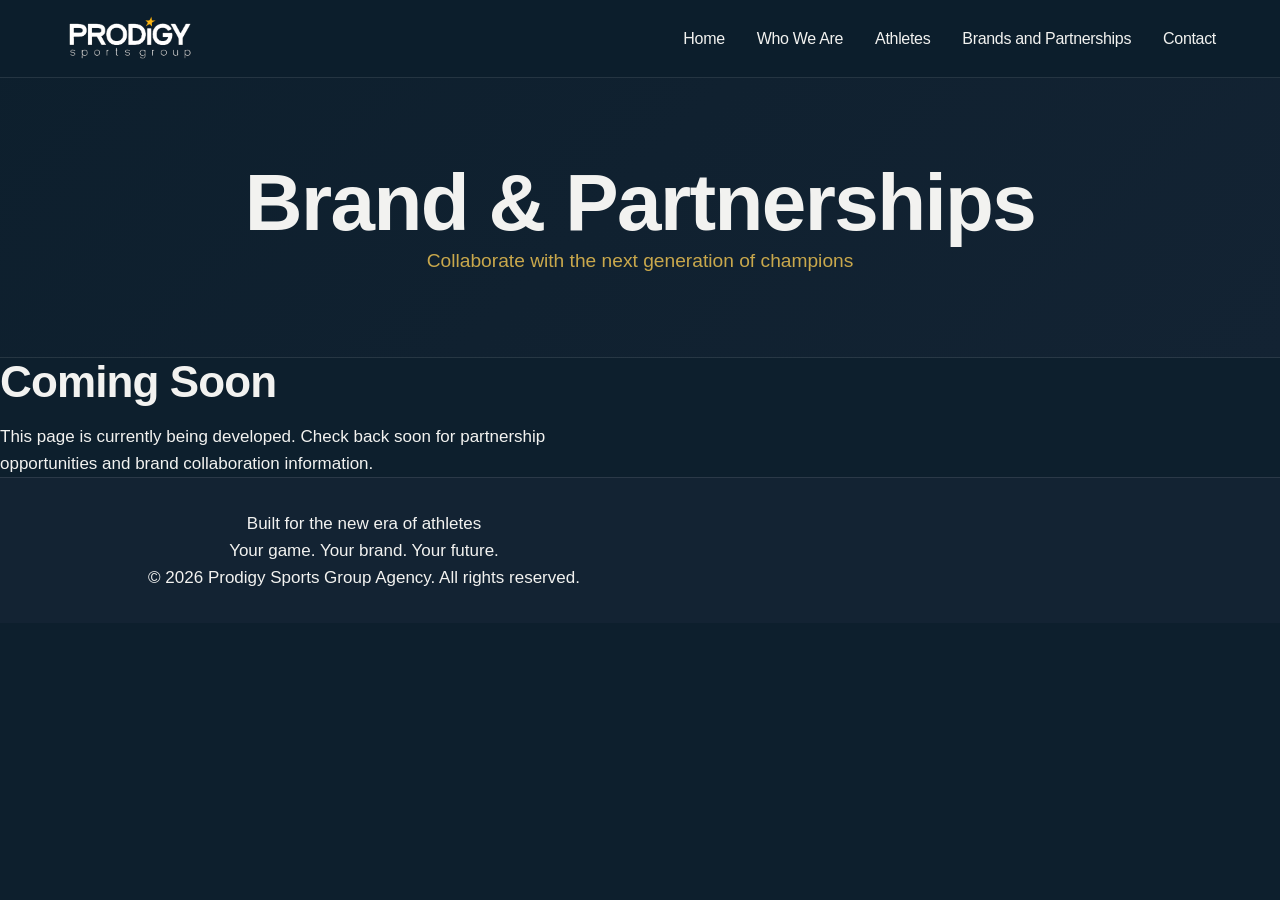
<file: Brands.html>
﻿<!DOCTYPE html>
<html lang="en">
<head>
    <meta charset="UTF-8">
    <meta name="viewport" content="width=device-width, initial-scale=1.0">
    <title>Prodigy Sports Group</title>
    <link href="https://fonts.googleapis.com/css2?family=Montserrat:wght@300;400;600;700&display=swap" rel="stylesheet">
    <link rel="stylesheet" href="css/styles.css">
</head>
<body>

    <!-- ===== SITE HEADER & NAVIGATION ===== -->
    <header>
        <nav class="navbar">
            <div class="logo">
                <img src="images/logo.png" alt="Prodigy Sports Group logo" class="logo-img" />
            </div>
            <ul class="nav-menu">
                <li><a href="index.html">Home</a></li>
                <li><a href="about.html">Who We Are</a></li>
                <li><a href="athletes.html">Athletes</a></li>
                <li><a href="Brands.html">Brands and Partnerships</a></li>
                <li><a href="contact.html">Contact</a></li>
            </ul>
        </nav>
    </header>

    <main>
        <section class="page-header">
            <h1>Brand & Partnerships</h1>
            <p>Collaborate with the next generation of champions</p>
        </section>

        <section class="content-placeholder">
            <div class="container">
                <h2>Coming Soon</h2>
                <p>This page is currently being developed. Check back soon for partnership opportunities and brand collaboration information.</p>
            </div>
        </section>
    </main>

    <footer>
        <p>
            Built for the new era of athletes
            <br />
            Your game. Your brand. Your future.
        </p>
        <p>&copy; 2026 Prodigy Sports Group Agency. All rights reserved.</p>


    </footer>

    <script src="JavaScript/script.js"></script>

</body>
</html>
</file>
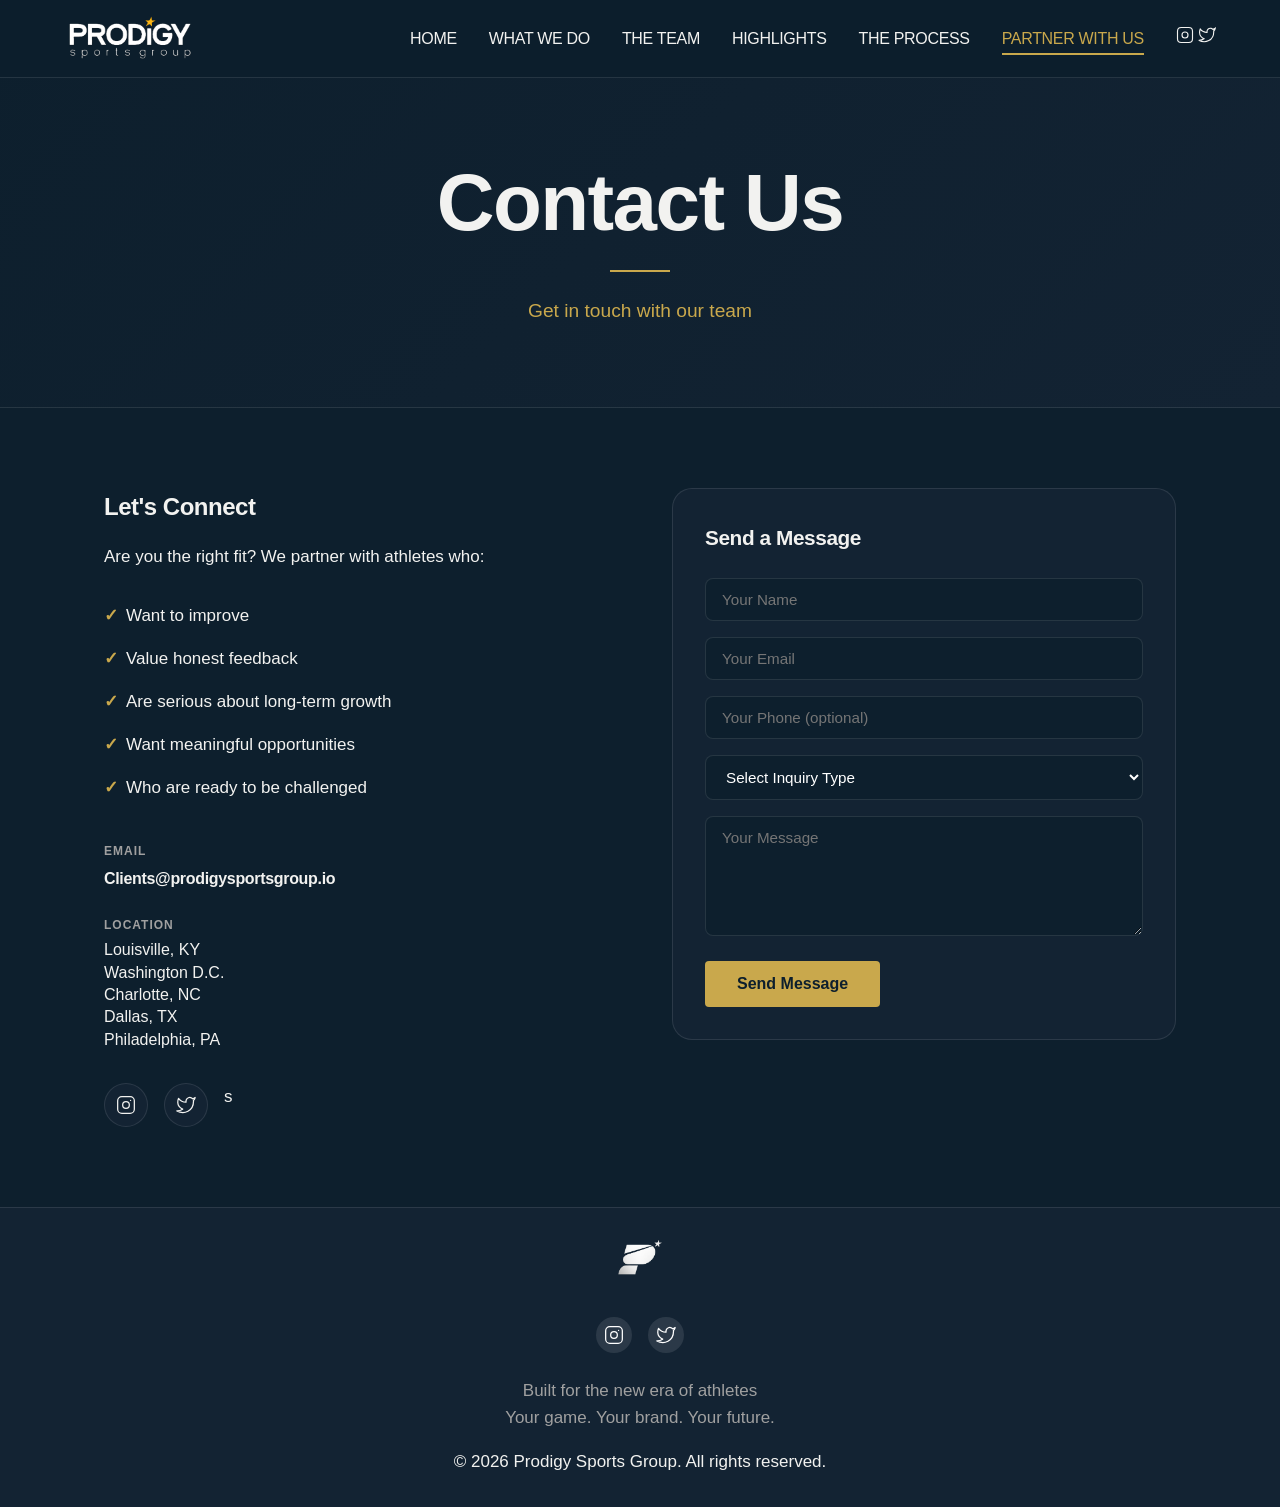
<file: contact.html>
﻿<!DOCTYPE html>
<html lang="en">
<head>
    <meta charset="UTF-8">
    <meta name="viewport" content="width=device-width, initial-scale=1.0">
    <title>Partner With Us</title>
    <link href="https://api.fontshare.com/v2/css?f[]=cabinet-grotesk@800,700,500&f[]=manrope@400,500,600,700&display=swap" rel="stylesheet">
    <link rel="stylesheet" href="css/styles.css">
</head>
<body>

    <!--SITE HEADER & NAVIGATION -->
   <header>
    <nav class="navbar">
        <a href="index.html" class="logo">
            <img src="images/logo.png" alt="Prodigy" class="logo-img">
        </a>
        <ul class="nav-menu">
            <li><a href="index.html">HOME</a></li>
            <li><a href="What.html">WHAT WE DO</a></li>
            <li><a href="about.html">THE TEAM</a></li>
            <li><a href="highlights.html">HIGHLIGHTS</a></li>
            <li><a href="process.html">THE PROCESS</a></li>
            <li><a href="contact.html" class="active">PARTNER WITH US</a></li>
            <li class="nav-social">
                <a href="https://www.instagram.com/prodigysportsgroup_" target="_blank" aria-label="Instagram">
                    <svg width="18" height="18" viewBox="0 0 24 24" fill="none" xmlns="http://www.w3.org/2000/svg">
                        <path d="M17 2H7C4.2 2 2 4.2 2 7V17C2 19.8 4.2 22 7 22H17C19.8 22 22 19.8 22 17V7C22 4.2 19.8 2 17 2Z" stroke="currentColor" stroke-width="1.5" />
                        <path d="M12 16C14.2091 16 16 14.2091 16 12C16 9.79086 14.2091 8 12 8C9.79086 8 8 9.79086 8 12C8 14.2091 9.79086 16 12 16Z" stroke="currentColor" stroke-width="1.5" />
                        <path d="M17.5 6.5H17.51" stroke="currentColor" stroke-width="1.5" />
                    </svg>
                </a>
                <a href="https://x.com/ProdigySG_" target="_blank" aria-label="Twitter">
                    <svg width="18" height="18" viewBox="0 0 24 24" fill="none" xmlns="http://www.w3.org/2000/svg">
                        <path d="M23 3C22.0424 3.675 20.9821 4.192 19.86 4.53C19.2577 3.837 18.4573 3.346 17.567 3.1239C16.6767 2.9019 15.7395 2.9602 14.8821 3.2915C14.0247 3.6228 13.2884 4.2111 12.773 4.986C12.2575 5.7609 11.9877 6.6836 12 7.62V8.62C10.2426 8.666 8.50127 8.276 6.93101 7.4855C5.36074 6.695 4.01032 5.5325 3 4.12C3 4.12 -1 13 8 17C5.94053 18.398 3.48716 19.099 1 19C10 24 21 19 21 7.5C20.9991 7.2215 20.9723 6.94364 20.92 6.67C21.9406 5.6635 22.6608 4.3927 23 3Z" stroke="currentColor" stroke-width="1.5" />
                    </svg>
                </a>
            </li>
        </ul>
        <button class="menu-toggle" aria-label="Toggle menu">
            <span></span>
            <span></span>
            <span></span>
        </button>
    </nav>
</header>

    <main>
        <section class="page-header">
            <h1>Contact Us</h1>
            <div class="hero-divider"></div>
            <p>Get in touch with our team</p>
        </section>

        <section class="contact-section">
            <div class="contact-grid">
                <!--Contact Info -->
                <div class="contact-info">
                    <h3>Let's Connect</h3>
                    <p>Are you the right fit? We partner with athletes who:</p>
                    <ul class="contact-list">
                        <li>Want to improve</li>
                        <li>Value honest feedback</li>
                        <li>Are serious about long-term growth</li>
                        <li>Want meaningful opportunities</li>
                        <li>Who are ready to be challenged</li>
                    </ul>

                    <div class="contact-details">
                        <div class="contact-detail">
                            <h4>Email</h4>
                            <a href="mailto:Clients@prodigysportsgroup.io">Clients@prodigysportsgroup.io</a>
                        </div>
                        <!--
                            <div class="contact-detail">
                            <h4>Phone</h4>
                            <a href="tel:+1234567890">(123) 456-7890</a>
                            </div>
                                 -->
                        <div class="contact-detail">
                            <h4>Location</h4>
                            <p>
                                Louisville, KY<br>
                                Washington D.C.<br>
                                Charlotte, NC<br>
                                Dallas, TX<br>
                                Philadelphia, PA
                            </p>
                        </div>
                    </div>

                    <!-- Social Icons - SVG -->
                    <div class="social-icons">
                        <a href="https://www.instagram.com/prodigysportsgroup_" target="_blank" class="social-icon" aria-label="Instagram">
                            <svg width="24" height="24" viewBox="0 0 24 24" fill="none" xmlns="http://www.w3.org/2000/svg">
                                <path d="M17 2H7C4.2 2 2 4.2 2 7V17C2 19.8 4.2 22 7 22H17C19.8 22 22 19.8 22 17V7C22 4.2 19.8 2 17 2Z" stroke="currentColor" stroke-width="1.5" stroke-linecap="round" stroke-linejoin="round" />
                                <path d="M12 16C14.2091 16 16 14.2091 16 12C16 9.79086 14.2091 8 12 8C9.79086 8 8 9.79086 8 12C8 14.2091 9.79086 16 12 16Z" stroke="currentColor" stroke-width="1.5" stroke-linecap="round" stroke-linejoin="round" />
                                <path d="M17.5 6.5H17.51" stroke="currentColor" stroke-width="1.5" stroke-linecap="round" stroke-linejoin="round" />
                            </svg>
                        </a>
                        <a href="https://x.com/ProdigySG_" target="_blank" class="social-icon" aria-label="X">
                            <svg width="24" height="24" viewBox="0 0 24 24" fill="none" xmlns="http://www.w3.org/2000/svg">
                                <path d="M23 3C22.0424 3.675 20.9821 4.192 19.86 4.53C19.2577 3.837 18.4573 3.346 17.567 3.1239C16.6767 2.9019 15.7395 2.9602 14.8821 3.2915C14.0247 3.6228 13.2884 4.2111 12.773 4.986C12.2575 5.7609 11.9877 6.6836 12 7.62V8.62C10.2426 8.666 8.50127 8.276 6.93101 7.4855C5.36074 6.695 4.01032 5.5325 3 4.12C3 4.12 -1 13 8 17C5.94053 18.398 3.48716 19.099 1 19C10 24 21 19 21 7.5C20.9991 7.2215 20.9723 6.94364 20.92 6.67C21.9406 5.6635 22.6608 4.3927 23 3Z" stroke="currentColor" stroke-width="1.5" stroke-linecap="round" stroke-linejoin="round" />
                            </svg>
                        </a>s
                    </div>
                </div>

                <!-- Contact Form -->
                <div class="contact-form-container">
                    <h3>Send a Message</h3>

                    <div id="form-success" class="form-success" style="display: none;">
                        <h3>Thank You!</h3>
                        <p>Your message has been sent. We'll get back to you within 24 hours.</p>
                    </div>

                    <form id="contact-form" class="contact-form" action="https://formspree.io/f/xojgeknv" method="POST">                      
                        <input type="text" name="_gotcha" style="display: none;">

                        <div class="form-group">
                            <input type="text" name="name" placeholder="Your Name" required>
                        </div>

                        <div class="form-group">
                            <input type="email" name="email" placeholder="Your Email" required>
                        </div>

                        <div class="form-group">
                            <input type="tel" name="phone" placeholder="Your Phone (optional)">
                        </div>

                        <div class="form-group">
                            <select name="inquiry-type" required>
                                <option value="" disabled selected>Select Inquiry Type</option>
                                <option value="general">General Question</option>
                                <option value="athlete">Athlete Representation</option>
                                <option value="partnership">Partnership Opportunity</option>
                                <option value="media">Media Inquiry</option>
                            </select>
                        </div>

                        <div class="form-group">
                            <textarea name="message" placeholder="Your Message" required></textarea>
                        </div>

                        <button type="submit" class="btn btn-primary" id="submit-btn">
                            <span class="btn-text">Send Message</span>
                            <span class="btn-loading" style="display: none;">Sending...</span>
                        </button>
                    </form>
                </div>
            </div>
        </section>
    </main>

    <footer>
        <div class="footer-container">
            <div class="logo-img">
                <img src="images/logo2.PNG" alt="Prodigy" class="footer-logo-img">
            </div>
            <div class="footer-contact">
                    <form id="contact-form" class="contact-form" action="https://formspree.io/f/xojgeknv" method="POST"> </form>       
            </div>
            <div class="footer-social">
                <a href="https://www.instagram.com/prodigysportsgroup_" target="_blank" class="social-link-footer" aria-label="Instagram">
                    <svg width="20" height="20" viewBox="0 0 24 24" fill="none" xmlns="http://www.w3.org/2000/svg">
                        <path d="M17 2H7C4.2 2 2 4.2 2 7V17C2 19.8 4.2 22 7 22H17C19.8 22 22 19.8 22 17V7C22 4.2 19.8 2 17 2Z" stroke="currentColor" stroke-width="1.5" stroke-linecap="round" stroke-linejoin="round" />
                        <path d="M12 16C14.2091 16 16 14.2091 16 12C16 9.79086 14.2091 8 12 8C9.79086 8 8 9.79086 8 12C8 14.2091 9.79086 16 12 16Z" stroke="currentColor" stroke-width="1.5" stroke-linecap="round" stroke-linejoin="round" />
                        <path d="M17.5 6.5H17.51" stroke="currentColor" stroke-width="1.5" stroke-linecap="round" stroke-linejoin="round" />
                    </svg>
                </a>
                <a href="https://x.com/ProdigySG_" target="_blank" class="social-link-footer" aria-label="Twitter">
                    <svg width="20" height="20" viewBox="0 0 24 24" fill="none" xmlns="http://www.w3.org/2000/svg">
                        <path d="M23 3C22.0424 3.675 20.9821 4.192 19.86 4.53C19.2577 3.837 18.4573 3.346 17.567 3.1239C16.6767 2.9019 15.7395 2.9602 14.8821 3.2915C14.0247 3.6228 13.2884 4.2111 12.773 4.986C12.2575 5.7609 11.9877 6.6836 12 7.62V8.62C10.2426 8.666 8.50127 8.276 6.93101 7.4855C5.36074 6.695 4.01032 5.5325 3 4.12C3 4.12 -1 13 8 17C5.94053 18.398 3.48716 19.099 1 19C10 24 21 19 21 7.5C20.9991 7.2215 20.9723 6.94364 20.92 6.67C21.9406 5.6635 22.6608 4.3927 23 3Z" stroke="currentColor" stroke-width="1.5" stroke-linecap="round" stroke-linejoin="round" />
                    </svg>
                </a>
            </div>
            <div class="footer-text">
                <p>
                    Built for the new era of athletes
                    <br />
                    Your game. Your brand. Your future.
                </p>
            </div>
            <p>&copy; 2026 Prodigy Sports Group. All rights reserved.</p>
        </div>
    </footer>

    <script src="JavaScript/script.js"></script>
</body>
</html>
</file>
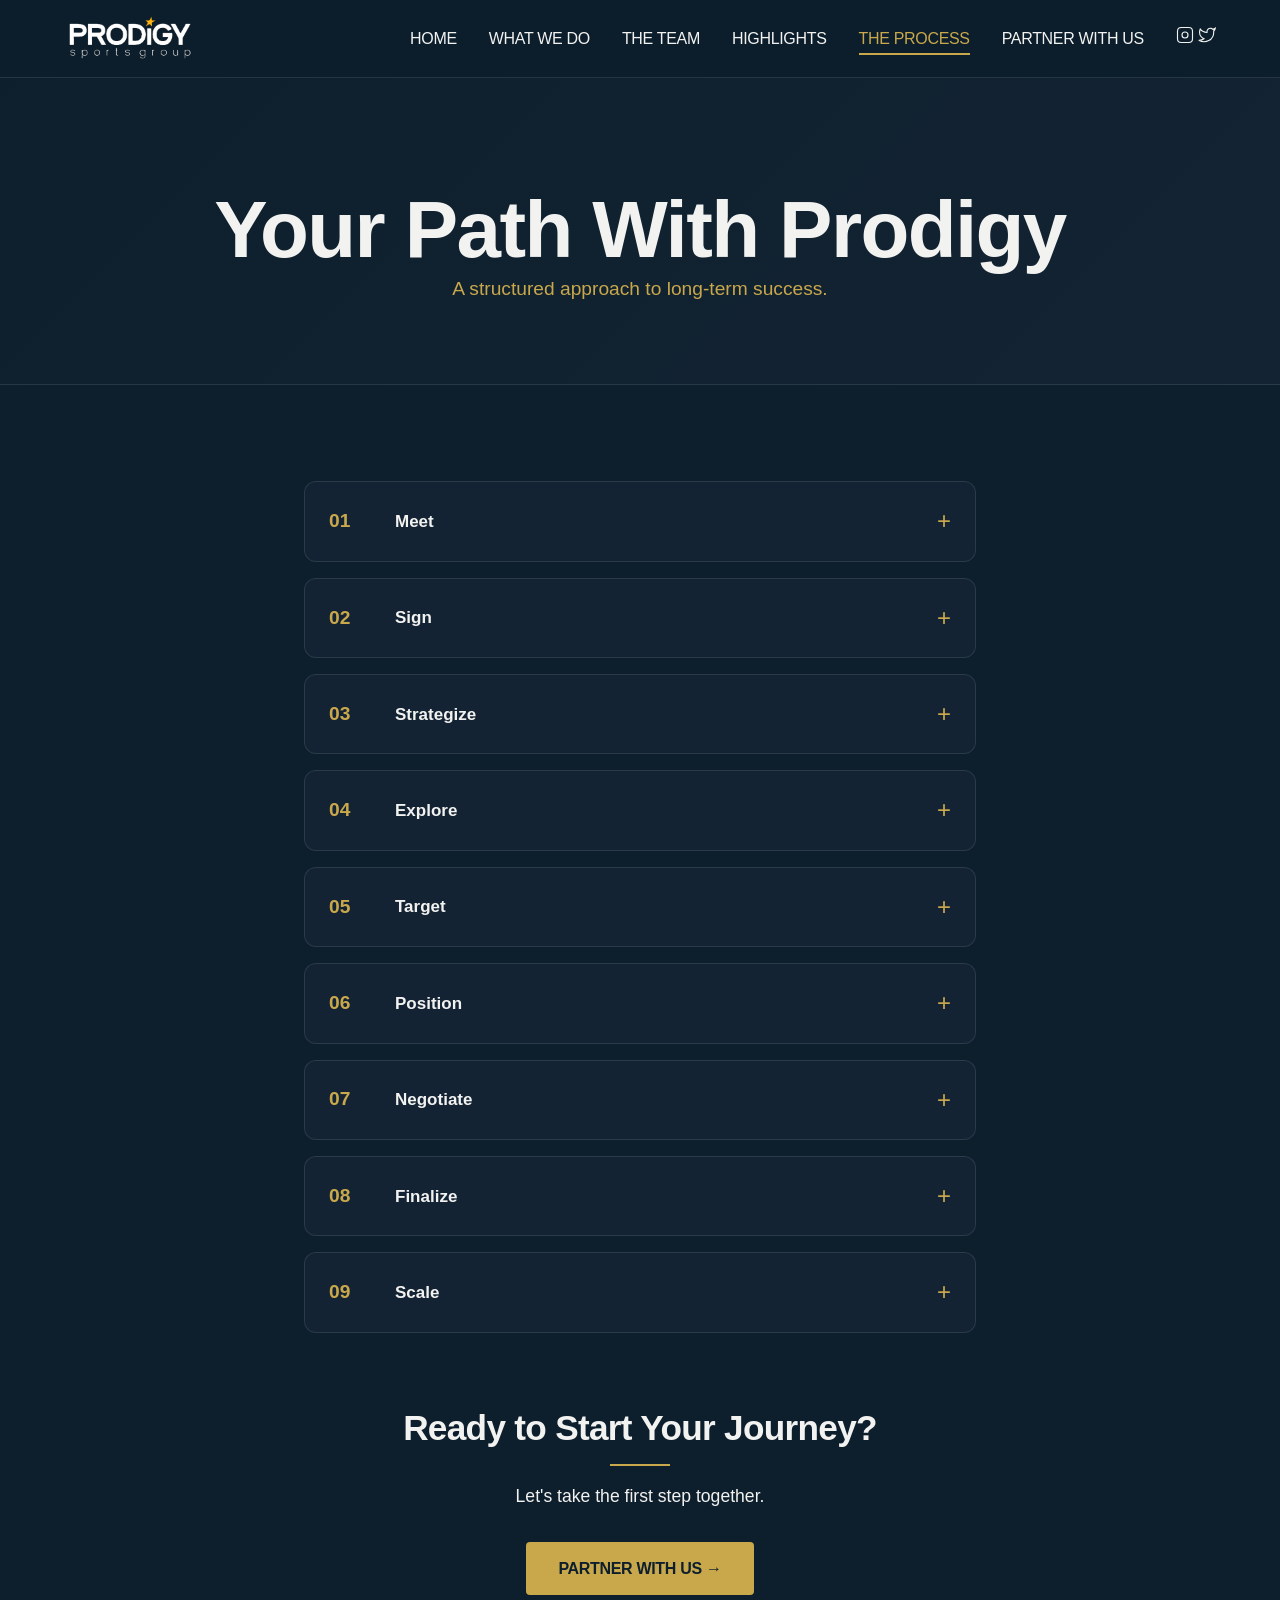
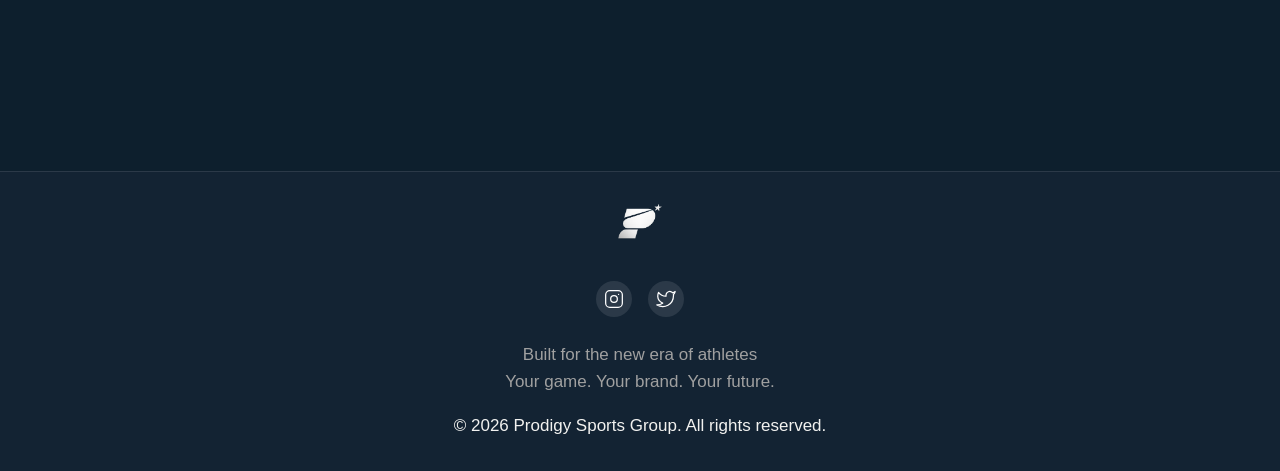
<file: process.html>
﻿﻿<!DOCTYPE html>
<html lang="en">
<head>
    <meta charset="UTF-8">
    <meta name="viewport" content="width=device-width, initial-scale=1.0">
    <title>The Process</title>
    <link href="https://api.fontshare.com/v2/css?f[]=cabinet-grotesk@800,700,500&f[]=manrope@400,500,600,700&display=swap" rel="stylesheet">
    <link rel="stylesheet" href="css/styles.css">
</head>
<body>

    <!-- ===== SITE HEADER & NAVIGATION ===== -->
    <header>
    <nav class="navbar">
        <a href="index.html" class="logo">
            <img src="images/logo.png" alt="Prodigy" class="logo-img">
        </a>
        <ul class="nav-menu">
            <li><a href="index.html">HOME</a></li>
            <li><a href="What.html">WHAT WE DO</a></li>
            <li><a href="about.html">THE TEAM</a></li>
            <li><a href="highlights.html">HIGHLIGHTS</a></li>
            <li><a href="process.html" class="active">THE PROCESS</a></li>
            <li><a href="contact.html">PARTNER WITH US</a></li>
            <li class="nav-social">
                <a href="https://www.instagram.com/prodigysportsgroup_" target="_blank" aria-label="Instagram">
                    <svg width="18" height="18" viewBox="0 0 24 24" fill="none" xmlns="http://www.w3.org/2000/svg">
                        <path d="M17 2H7C4.2 2 2 4.2 2 7V17C2 19.8 4.2 22 7 22H17C19.8 22 22 19.8 22 17V7C22 4.2 19.8 2 17 2Z" stroke="currentColor" stroke-width="1.5" />
                        <path d="M12 16C14.2091 16 16 14.2091 16 12C16 9.79086 14.2091 8 12 8C9.79086 8 8 9.79086 8 12C8 14.2091 9.79086 16 12 16Z" stroke="currentColor" stroke-width="1.5" />
                        <path d="M17.5 6.5H17.51" stroke="currentColor" stroke-width="1.5" />
                    </svg>
                </a>
                <a href="https://x.com/ProdigySG_" target="_blank" aria-label="Twitter">
                    <svg width="18" height="18" viewBox="0 0 24 24" fill="none" xmlns="http://www.w3.org/2000/svg">
                        <path d="M23 3C22.0424 3.675 20.9821 4.192 19.86 4.53C19.2577 3.837 18.4573 3.346 17.567 3.1239C16.6767 2.9019 15.7395 2.9602 14.8821 3.2915C14.0247 3.6228 13.2884 4.2111 12.773 4.986C12.2575 5.7609 11.9877 6.6836 12 7.62V8.62C10.2426 8.666 8.50127 8.276 6.93101 7.4855C5.36074 6.695 4.01032 5.5325 3 4.12C3 4.12 -1 13 8 17C5.94053 18.398 3.48716 19.099 1 19C10 24 21 19 21 7.5C20.9991 7.2215 20.9723 6.94364 20.92 6.67C21.9406 5.6635 22.6608 4.3927 23 3Z" stroke="currentColor" stroke-width="1.5" />
                    </svg>
                </a>
            </li>
        </ul>
        <button class="menu-toggle" aria-label="Toggle menu">
            <span></span>
            <span></span>
            <span></span>
        </button>
    </nav>
</header>

    <main>
        <!-- Hero Section -->
        <section class="page-header">
            <h1>Your Path With Prodigy</h1>
            <p class="subhead">A structured approach to long-term success.</p>
        </section>

        <!-- Process Accordion Section -->
        <section class="process-accordion-section">
            <div class="accordion-container">

                <!-- Step 1: Meet -->
                <div class="accordion-item">
                    <div class="accordion-header">
                        <div class="step-number">01</div>
                        <div class="step-title">Meet</div>
                        <div class="accordion-icon">+</div>
                    </div>
                    <div class="accordion-content">
                        <div class="accordion-body">
                            <p>Align goals, expectations, and long-term vision. We sit down to understand who you are, what you want to achieve, and how we can help you get there. This is where the foundation of our partnership is built.</p>
                            <div class="accordion-body">
                                <div class="divider-line"></div>
                                <ul>
                                    <li>Discovery call to understand your aspirations</li>
                                    <li>Goal-setting workshop</li>
                                    <li>Mutual expectations alignment</li>
                                    <li>Initial assessment of your current position</li>
                                </ul>
                            </div>
                        </div>
                    </div>
                </div>

                <!-- Step 2: Sign -->
                <div class="accordion-item">
                    <div class="accordion-header">
                        <div class="step-number">02</div>
                        <div class="step-title">Sign</div>
                        <div class="accordion-icon">+</div>
                    </div>
                    <div class="accordion-content">
                        <div class="accordion-body">
                            <p>Formalize partnership and begin onboarding. We make it official with clear terms and a transparent agreement. You'll receive your welcome kit and be introduced to your dedicated team.</p>
                            <div class="accordion-body">
                                <div class="divider-line"></div>
                                <ul>
                                    <li>Transparent agreement review</li>
                                    <li>Welcome kit and onboarding materials</li>
                                    <li>Introduction to your dedicated team</li>
                                    <li>Access to client portal</li>
                                </ul>
                            </div>
                        </div>
                    </div>
                </div>

                <!-- Step 3: Strategize -->
                <div class="accordion-item">
                    <div class="accordion-header">
                        <div class="step-number">03</div>
                        <div class="step-title">Strategize</div>
                        <div class="accordion-icon">+</div>
                    </div>
                    <div class="accordion-content">
                        <div class="accordion-body">
                            <p>Develop personalized career roadmap. Together we create a comprehensive plan that maps out your short-term actions and long-term goals, identifying key milestones along the way.</p>
                            <div class="accordion-body">
                                <div class="divider-line"></div>
                                <ul>
                                    <li>Personalized career roadmap creation</li>
                                    <li>Short-term and long-term goal setting</li>
                                    <li>Key milestone identification</li>
                                    <li>Performance baseline assessment</li>
                                </ul>
                            </div>
                        </div>
                    </div>
                </div>

                <!-- Step 4: Explore -->
                <div class="accordion-item">
                    <div class="accordion-header">
                        <div class="step-number">04</div>
                        <div class="step-title">Explore</div>
                        <div class="accordion-icon">+</div>
                    </div>
                    <div class="accordion-content">
                        <div class="accordion-body">
                            <p>Identify best-fit opportunities and pathways. We research and identify opportunities that align with your goals—whether that's professional leagues, NIL deals, or brand partnerships.</p>
                            <div class="accordion-body">
                                <div class="divider-line"></div>
                                <ul>
                                    <li>Opportunity research and identification</li>
                                    <li>NIL and brand partnership exploration</li>
                                    <li>Professional pathway analysis</li>
                                    <li>Market positioning assessment</li>
                                </ul>
                            </div>
                        </div>
                    </div>
                </div>

                <!-- Step 5: Target -->
                <div class="accordion-item">
                    <div class="accordion-header">
                        <div class="step-number">05</div>
                        <div class="step-title">Target</div>
                        <div class="accordion-icon">+</div>
                    </div>
                    <div class="accordion-content">
                        <div class="accordion-body">
                            <p>Focus on highest-value options. We narrow down the opportunities to those with the greatest potential for your career growth and long-term value, creating a prioritized target list.</p>
                            <div class="accordion-body">
                                <div class="divider-line"></div>
                                <ul>
                                    <li>Opportunity prioritization matrix</li>
                                    <li>Highest-value option selection</li>
                                    <li>Risk-reward assessment</li>
                                    <li>Target list creation</li>
                                </ul>
                            </div>
                        </div>
                    </div>
                </div>

                <!-- Step 6: Position -->
                <div class="accordion-item">
                    <div class="accordion-header">
                        <div class="step-number">06</div>
                        <div class="step-title">Position</div>
                        <div class="accordion-icon">+</div>
                    </div>
                    <div class="accordion-content">
                        <div class="accordion-body">
                            <p>Define role, brand, and leverage strategy. We craft your personal brand narrative and position you for maximum impact, ensuring you stand out in your chosen path.</p>
                            <div class="accordion-body">
                                <div class="divider-line"></div>
                                <ul>
                                    <li>Personal brand narrative development</li>
                                    <li>Positioning strategy creation</li>
                                    <li>Media and marketing preparation</li>
                                    <li>Elevator pitch and story refinement</li>
                                </ul>
                            </div>
                        </div>
                    </div>
                </div>

                <!-- Step 7: Negotiate -->
                <div class="accordion-item">
                    <div class="accordion-header">
                        <div class="step-number">07</div>
                        <div class="step-title">Negotiate</div>
                        <div class="accordion-icon">+</div>
                    </div>
                    <div class="accordion-content">
                        <div class="accordion-body">
                            <p>Structure deals for long-term value. Our team handles negotiations to secure terms that maximize your value—both immediate and long-term—while protecting your interests.</p>
                            <div class="accordion-body">
                                <div class="divider-line"></div>
                                <ul>
                                    <li>Contract negotiation and structuring</li>
                                    <li>Value maximization strategy</li>
                                    <li>Legal review and protection</li>
                                    <li>Term sheet analysis</li>
                                </ul>
                            </div>
                        </div>
                    </div>
                </div>

                <!-- Step 8: Finalize -->
                <div class="accordion-item">
                    <div class="accordion-header">
                        <div class="step-number">08</div>
                        <div class="step-title">Finalize</div>
                        <div class="accordion-icon">+</div>
                    </div>
                    <div class="accordion-content">
                        <div class="accordion-body">
                            <p>Confirm opportunity and execute. We finalize all details, ensure all documentation is in order, and execute the agreement with precision and care.</p>
                            <div class="accordion-body">
                                <div class="divider-line"></div>
                                <ul>
                                    <li>Final agreement execution</li>
                                    <li>Documentation completion</li>
                                    <li>Compliance review</li>
                                    <li>Announcement coordination</li>
                                </ul>
                            </div>
                        </div>
                    </div>
                </div>

                <!-- Step 9: Scale -->
                <div class="accordion-item">
                    <div class="accordion-header">
                        <div class="step-number">09</div>
                        <div class="step-title">Scale</div>
                        <div class="accordion-icon">+</div>
                    </div>
                    <div class="accordion-content">
                        <div class="accordion-body">
                            <p>Expand brand, partnerships, and career growth. The journey doesn't end—we continuously work to scale your success, finding new opportunities and building on your momentum.</p>
                            <div class="accordion-body">
                                <div class="divider-line"></div>
                                <ul>
                                    <li>Ongoing career development</li>
                                    <li>New opportunity identification</li>
                                    <li>Brand expansion strategy</li>
                                    <li>Long-term relationship management</li>
                                </ul>
                            </div>
                        </div>
                    </div>
                </div>

            </div>

            <!-- Call to Action -->
            <section class="process-cta">
                <div class="cta-pyramid">
                    <h2>Ready to Start Your Journey?</h2>
                    <div class="cta-divider"></div>
                    <p>Let's take the first step together.</p>
                    <a href="contact.html" class="btn">PARTNER WITH US →</a>
                </div>
            </section>
        </section>
    </main>




    <footer>
        <div class="footer-container">
            <div class="logo-img">
                <img src="images/logo2.PNG" alt="Prodigy" class="footer-logo-img">
            </div>
            <div class="footer-contact">
                <form id="quick-contact-form" class="quick-contact-form" action="https://formspree.io/f/xojgeknv" method="POST"></form>         
            </div>
            <div class="footer-social">
                <a href="https://www.instagram.com/prodigysportsgroup_" target="_blank" class="social-link-footer" aria-label="Instagram">
                    <svg width="20" height="20" viewBox="0 0 24 24" fill="none" xmlns="http://www.w3.org/2000/svg">
                        <path d="M17 2H7C4.2 2 2 4.2 2 7V17C2 19.8 4.2 22 7 22H17C19.8 22 22 19.8 22 17V7C22 4.2 19.8 2 17 2Z" stroke="currentColor" stroke-width="1.5" stroke-linecap="round" stroke-linejoin="round" />
                        <path d="M12 16C14.2091 16 16 14.2091 16 12C16 9.79086 14.2091 8 12 8C9.79086 8 8 9.79086 8 12C8 14.2091 9.79086 16 12 16Z" stroke="currentColor" stroke-width="1.5" stroke-linecap="round" stroke-linejoin="round" />
                        <path d="M17.5 6.5H17.51" stroke="currentColor" stroke-width="1.5" stroke-linecap="round" stroke-linejoin="round" />
                    </svg>
                </a>
                <a href="https://x.com/ProdigySG_" target="_blank" class="social-link-footer" aria-label="Twitter">
                    <svg width="20" height="20" viewBox="0 0 24 24" fill="none" xmlns="http://www.w3.org/2000/svg">
                        <path d="M23 3C22.0424 3.675 20.9821 4.192 19.86 4.53C19.2577 3.837 18.4573 3.346 17.567 3.1239C16.6767 2.9019 15.7395 2.9602 14.8821 3.2915C14.0247 3.6228 13.2884 4.2111 12.773 4.986C12.2575 5.7609 11.9877 6.6836 12 7.62V8.62C10.2426 8.666 8.50127 8.276 6.93101 7.4855C5.36074 6.695 4.01032 5.5325 3 4.12C3 4.12 -1 13 8 17C5.94053 18.398 3.48716 19.099 1 19C10 24 21 19 21 7.5C20.9991 7.2215 20.9723 6.94364 20.92 6.67C21.9406 5.6635 22.6608 4.3927 23 3Z" stroke="currentColor" stroke-width="1.5" stroke-linecap="round" stroke-linejoin="round" />
                    </svg>
                </a>
            </div>
            <div class="footer-text">
                <p>
                    Built for the new era of athletes
                    <br />
                    Your game. Your brand. Your future.
                </p>
            </div>
            <p>&copy; 2026 Prodigy Sports Group. All rights reserved.</p>
        </div>
    </footer>

    <script src="JavaScript/script.js"></script>

</body>
</html>
</file>
<file: css/styles.css>
﻿
/* ============================================
   1. GLOBAL VARIABLES & RESET
   ============================================ */
:root {
    /* Colors */
    --color-bg-primary: #0D1F2D;
    --color-bg-secondary: #132333;
    --color-bg-light: #F2F0EB;
    --color-gold: #C9A84C;
    --color-text-primary: #F2F2F0;
    --color-text-dark: #0D1F2D;
    --color-text-muted: #A0A0A0;
    --color-border: rgba(255, 255, 255, 0.1);
    /* Fonts */
    --font-display: 'Cabinet Grotesk', 'Playfair Display', sans-serif;
    --font-body: 'Manrope', 'Inter', sans-serif;
    /* Effects */
    --glow-gold: 0 0 20px rgba(201, 168, 76, 0.3);
}

* {
    margin: 0;
    padding: 0;
    box-sizing: border-box;
}

body {
    font-family: 'Manrope', sans-serif;
    font-size: 17px;
    line-height: 1.6;
    color: var(--color-text-primary);
    background: var(--color-bg-primary);
    overflow-x: hidden;
}

/* ============================================
   2. TYPOGRAPHY & GLOBAL TEXT
   ============================================ */

h1, h2, h3, h4, h5, h6, .logo, .stat-number, a {
    font-family: var(--font-display);
    font-weight: 700;
    letter-spacing: -0.02em;
}

h1, .hero-content-full h1, .page-header h1 {
    font-size: 80px;
    line-height: 1.08;
    margin-bottom: 1rem;
}

h2 {
    font-size: 44px;
    line-height: 1.1;
    margin-bottom: 1rem;
}

h3 {
    font-size: 1.6rem;
    margin-bottom: 0.75rem;
}

a:visited {
    color: var(--color-gold);
    background-color: transparent;
    text-decoration: none;
}

a:hover {
    color: red;
    background-color: transparent;
    text-decoration: underline;
}

a:active {
    color: yellow;
    background-color: transparent;
    text-decoration: underline;
}

p, .service-content p, .step-description p {
    font-size: 17px;
    line-height: 1.6;
    max-width: 600px;
}

.section-tag {
    color: var(--color-gold);
    font-family: var(--font-body);
    text-transform: uppercase;
    letter-spacing: 2px;
    font-size: 0.8rem;
    display: inline-block;
    margin-bottom: 1rem;
}

.gold-text, .highlight, .accent-text {
    color: var(--color-gold);
}

/* Responsive Typography */
@media (max-width: 768px) {
    h1, .page-header h1 {
        font-size: 42px;
    }

    h2 {
        font-size: 28px;
    }

    body, p {
        font-size: 15px;
    }
}

/* ============================================
   3. HEADER & NAVIGATION
   ============================================ */

/* ===== HEADER & NAVIGATION ===== */
header {
    position: fixed;
    top: 0;
    left: 0;
    width: 100%;
    z-index: 1000;
    background: rgba(13, 31, 45, 0.95);
    backdrop-filter: blur(10px);
    border-bottom: 1px solid var(--color-border);
    padding: 1rem 5%;
    transition: all 0.3s ease; 
}

header.home-header {
    margin-top: 45px; 
}

    /* This makes the navbar solid when scrolling */
    header.scrolled {
        background: var(--color-bg-primary);
        box-shadow: 0 4px 20px rgba(0, 0, 0, 0.3);
        padding: 0.75rem 5%;
    }

.navbar {
    max-width: 1400px;
    margin: 0 auto;
    display: flex;
    justify-content: space-between;
    align-items: center;
}

.logo {
    display: inline-block;
    cursor: pointer;
}

.logo-img {
    height: 45px;
    width: auto;
    display: block;
    transition: height 0.3s ease;
}

/* Logo shrinks slightly when scrolling */
header.scrolled .logo-img {
    height: 38px;
}

.nav-menu {
    display: flex;
    list-style: none;
    gap: 2rem;
    margin: 0;
    padding: 0;
}

    .nav-menu li {
        list-style: none;
    }

    .nav-menu a {
        color: var(--color-text-primary);
        text-decoration: none;
        font-weight: 500;
        transition: color 0.3s ease;
        font-size: 1rem;
        position: relative;
        padding: 0.5rem 0;
    }

        .nav-menu a::after {
            content: '';
            position: absolute;
            bottom: 0;
            left: 0;
            width: 0;
            height: 2px;
            background: var(--color-gold);
            transition: width 0.3s ease;
        }

        .nav-menu a:hover::after,
        .nav-menu a.active::after {
            width: 100%;
        }

        .nav-menu a:hover,
        .nav-menu a.active {
            color: var(--color-gold);
        }

/* Mobile menu button - hidden on desktop */
.menu-toggle {
    display: none;
    background: none;
    border: none;
    cursor: pointer;
    padding: 0.5rem;
    z-index: 1001;
}

    .menu-toggle span {
        display: block;
        width: 25px;
        height: 2px;
        background: var(--color-text-primary);
        margin: 5px 0;
        transition: all 0.3s ease;
    }

/* Show hamburger on mobile */
@media (max-width: 768px) {
    .menu-toggle {
        display: block;
    }

    .nav-menu {
        position: fixed;
        top: 0;
        right: -100%;
        width: 80%;
        max-width: 300px;
        height: 100vh;
        background: var(--color-bg-primary);
        flex-direction: column;
        align-items: center;
        justify-content: center;
        gap: 2rem;
        transition: right 0.3s ease;
        z-index: 1000;
        padding: 2rem;
        margin: 0;
        list-style: none;
    }

        .nav-menu.active {
            right: 0;
        }

    /* Hamburger animation when open */
    .menu-toggle.active span:nth-child(1) {
        transform: rotate(45deg) translate(5px, 5px);
    }

    .menu-toggle.active span:nth-child(2) {
        opacity: 0;
    }

    .menu-toggle.active span:nth-child(3) {
        transform: rotate(-45deg) translate(7px, -6px);
    }
}

/* ============================================
   4. HOMEPAGE 
   ============================================ */

/* Hero Section */

.hero-left {
    position: relative;
    min-height: 100vh;
    width: 100%;
    overflow: hidden;
    background: var(--color-bg-primary);
}

.hero-slide {
    position: absolute;
    top: 0;
    left: 0;
    width: 100%;
    height: 100%;
    opacity: 0;
    visibility: hidden;
    transition: opacity 1s ease-in-out, visibility 1s ease-in-out;
    z-index: 1;
}

.hero-slide.active {
    opacity: 1;
    visibility: visible;
    z-index: 2;
}

.hero-slide video,
.hero-slide img {
    position: absolute;
    top: 0;
    left: 0;
    width: 100%;
    height: 100%;
    object-fit: cover;
    z-index: -1;
}


.hero-video-bg {
    position: absolute;
    top: 0;
    left: 0;
    width: 100%;
    height: 100%;
    object-fit: cover;
    z-index: 0;
}

.hero-video-desktop {
    width: 100%;
    height: 100%;
    object-fit: cover; 
}

.hero-gradient-overlay {
    position: absolute;
    top: 0;
    left: 0;
    width: 100%;
    height: 100%;
    background: linear-gradient(90deg, rgba(0, 0, 0, 0.85) 0%, rgba(0, 0, 0, 0.4) 100%);
    z-index: 1;
}

.hero-left-container {
    position: relative;
    z-index: 2;
    width: 100%;
    max-width: 1400px;
    margin: 0 auto;
    padding: 160px 5%;
    height: 100%;
    display: flex;
    align-items: center;
}

.hero-left-content {
    max-width: 620px;
}

.hero-slide .hero-left-content {
    transform: translateY(20px);
    opacity: 0;
    transition: all 0.8s ease 0.3s; 
}

.hero-slide.active .hero-left-content {
    transform: translateY(0);
    opacity: 1;
}

.hero-headline {
    display: block;
}

.headline-line1,
.headline-line2 {
    display: block;
}

/* Slideshow arrows */
.hero-arrow {
    position: absolute;
    top: 50%;
    transform: translateY(-50%);
    z-index: 10;
    background: rgba(13, 31, 45, 0.4);
    backdrop-filter: blur(8px);
    border: 1px solid rgba(201, 168, 76, 0.4);
    color: var(--color-gold);
    width: 50px;
    height: 50px;
    border-radius: 50%;
    display: flex;
    align-items: center;
    justify-content: center;
    cursor: pointer;
    transition: all 0.3s ease;
}

.hero-arrow:hover {
    background: var(--color-gold);
    color: var(--color-text-dark);
    transform: translateY(-50%) scale(1.1);
    box-shadow: 0 0 20px rgba(201, 168, 76, 0.4);
}

.hero-arrow.prev {
    left: 20px; 
}

.hero-arrow.next {
    right: 20px; /* Position from the right edge */
}

@media (max-width: 1024px) {
    .hero-arrow {
        display: none;
    }
}

/* Desktop only (1024px and up) */
@media (min-width: 1024px) {
    .hero-headline {
        white-space: normal;
    }

    .headline-line1,
    .headline-line2 {
        display: block;
        white-space: nowrap;
    }
}

/* mobile */
@media (max-width: 1023px) {
    .headline-line1,
    .headline-line2 {
        white-space: normal;
    }
}

.headline-line1 {
    font-weight: 500;
}

.headline-line2 {
    font-weight: 800;
}

.hero-supporting {
    font-size: 18px;
    margin-bottom: 32px;
}

.hero-divider {
    width: 60px;
    height: 2px;
    background: var(--color-gold);
    margin: 1.5rem auto;
}

/* ============================================
   FEATURED ATHLETES 
   ============================================ */

/* Section Header */
.featured-athletes {
    padding: 80px 5% 100px;
    background: var(--color-bg-primary);
    overflow: visible !important;
}

.section-header {
    text-align: center;
    margin-bottom: 3.5rem;
}

    .section-header .section-tag {
        display: inline-block;
        font-size: 0.75rem;
        text-transform: uppercase;
        letter-spacing: 2px;
        color: var(--color-gold);
        margin-bottom: 0.75rem;
    }

    .section-header h2 {
        font-size: 3rem;
        margin-bottom: 0.75rem;
    }

        .section-header h2 .gold-text {
            color: var(--color-gold);
        }

.section-divider {
    width: 60px;
    height: 2px;
    background: linear-gradient(90deg, var(--color-gold), transparent);
    margin: 0 auto;
}

/* Grid Container */
.athletes-grid {
    display: grid !important;
    grid-template-columns: repeat(3, 1fr) !important;
    gap: 2rem !important;
    max-width: 1200px !important;
    margin: 0 auto !important;
    overflow: visible !important;
}

/* ===== FLIP CARD ===== */
.flip-card {
    background-color: transparent;
    width: 100%;
    height: 420px;
    perspective: 1000px;
    cursor: pointer;
    overflow: visible !important;
}

.flip-card-inner {
    position: relative;
    width: 100%;
    height: 100%;
    text-align: center;
    transition: transform 0.6s cubic-bezier(0.4, 0, 0.2, 1);
    transform-style: preserve-3d;
    overflow: visible !important;
}

.flip-card.flipped .flip-card-inner {
    transform: rotateY(180deg);
}

.flip-card-front,
.flip-card-back {
    position: absolute;
    width: 100%;
    height: 100%;
    backface-visibility: hidden;
    -webkit-backface-visibility: hidden;
    border-radius: 20px;
    overflow: hidden;
}

/* ===== FRONT CARD ===== */
.flip-card-front {
    background: var(--color-bg-secondary);
    border: 1px solid rgba(201, 168, 76, 0.15);
    box-shadow: 0 8px 30px rgba(0, 0, 0, 0.2);
    display: flex;
    flex-direction: column;
    transition: transform 0.3s ease, box-shadow 0.3s ease;
}

    .flip-card-front:hover {
        transform: translateY(-6px);
        box-shadow: 0 15px 40px rgba(0, 0, 0, 0.3), 0 0 30px rgba(201, 168, 76, 0.05);
        border-color: rgba(201, 168, 76, 0.3);
    }

/* Card Image */
.card-image-wrapper {
    position: relative;
    width: 100%;
    height: 260px;
    overflow: hidden;
}

    .card-image-wrapper img {
        width: 100%;
        height: 100%;
        object-fit: cover;
        object-position: center top;
        transition: transform 0.5s ease;
    }

.flip-card-front:hover .card-image-wrapper img {
    transform: scale(1.05);
}

.card-image-overlay {
    position: absolute;
    bottom: 0;
    left: 0;
    right: 0;
    height: 70%;
    background: linear-gradient(to top, rgba(13, 31, 45, 0.9), rgba(13, 31, 45, 0.4), transparent);
    pointer-events: none;
}

/* Card Content */
.card-content {
    flex: 1;
    padding: 1.25rem 1.5rem 1.5rem;
    display: flex;
    flex-direction: column;
    justify-content: center;
}

    .card-content h3 {
        font-size: 1.3rem;
        font-weight: 700;
        margin-bottom: 0.25rem;
        color: var(--color-text-primary);
        letter-spacing: -0.01em;
    }

    .card-content p {
        font-size: 0.85rem;
        color: var(--color-gold) !important;
        font-weight: 500;
        letter-spacing: 0.3px;
        margin-bottom: 0.5rem;
        opacity: 0.9;
    }

.flip-hint {
    font-size: 0.7rem;
    color: var(--color-gold);
    opacity: 0.6;
    transition: all 0.3s ease;
    letter-spacing: 0.5px;
}

.flip-card-front:hover .flip-hint {
    opacity: 1;
    letter-spacing: 1px;
}

/* ===== BACK CARD ===== */
.flip-card-back {
    background: linear-gradient(145deg, var(--color-gold), #b8943a);
    transform: rotateY(180deg);
    padding: 2rem;
    display: flex;
    flex-direction: column;
    justify-content: center;
    border: 1px solid rgba(201, 168, 76, 0.3);
    box-shadow: inset 0 0 60px rgba(0, 0, 0, 0.05);
}

.back-content {
    width: 100%;
}

.flip-card-back h3 {
    font-size: 1.4rem;
    font-weight: 700;
    color: var(--color-text-dark);
    margin-bottom: 1.25rem;
    letter-spacing: -0.01em;
    border-bottom: 2px solid rgba(13, 31, 45, 0.15);
    padding-bottom: 0.75rem;
}

/* Athlete Details */
.athlete-details {
    display: flex;
    flex-direction: column;
    gap: 0.25rem;
}

.detail-row {
    display: flex;
    justify-content: space-between;
    padding: 0.4rem 0;
    border-bottom: 1px solid rgba(13, 31, 45, 0.06);
}

    .detail-row:last-child {
        border-bottom: none;
    }

.detail-label {
    font-weight: 600;
    color: rgba(13, 31, 45, 0.7);
    font-size: 0.8rem;
    text-transform: uppercase;
    letter-spacing: 0.5px;
}

.detail-value {
    font-weight: 500;
    color: var(--color-text-dark);
    font-size: 0.9rem;
}

.highlight-row .detail-value {
    font-weight: 700;
    color: var(--color-text-dark);
}

.flip-back-hint {
    display: block;
    text-align: center;
    font-size: 0.7rem;
    color: rgba(13, 31, 45, 0.5);
    margin-top: 1.25rem;
    padding-top: 0.75rem;
    border-top: 1px solid rgba(13, 31, 45, 0.15);
    transition: opacity 0.3s ease;
}

.flip-card-back:hover .flip-back-hint {
    opacity: 0.8;
}

/* ===== RESPONSIVE ===== */
@media (max-width: 1024px) {
    .athletes-grid {
        gap: 1.5rem !important;
    }
}

@media (max-width: 968px) {
    .athletes-grid {
        grid-template-columns: repeat(2, 1fr) !important;
        gap: 1.5rem !important;
    }

    .section-header h2 {
        font-size: 2.5rem;
    }
}

@media (max-width: 768px) {
    .featured-athletes {
        padding: 60px 5% 80px;
    }

    .athletes-grid {
        grid-template-columns: 1fr !important;
        gap: 1.5rem !important;
        max-width: 340px !important;
        margin: 0 auto !important;
    }

    .flip-card {
        height: 380px;
    }

    .card-image-wrapper {
        height: 220px;
    }

    .section-header h2 {
        font-size: 2rem;
    }

    .flip-card-back {
        padding: 1.5rem;
    }
}

@media (max-width: 480px) {
    .flip-card {
        height: 360px;
    }

    .card-image-wrapper {
        height: 200px;
    }

    .card-content h3 {
        font-size: 1.1rem;
    }

    .flip-card-back {
        padding: 1.25rem;
    }

        .flip-card-back h3 {
            font-size: 1.2rem;
        }

    .detail-label {
        font-size: 0.7rem;
    }

    .detail-value {
        font-size: 0.8rem;
    }
}
/* ============================================
   CAROUSEL - WORKING VERSION
   ============================================ */

.carousel-wrapper {
    width: 100%;
    overflow: hidden;
    position: relative;
    padding: 10px 0 30px 0;
}

.carousel-track {
    display: flex;
    gap: 2rem;
    width: max-content;
    will-change: transform;
    transform: translateX(0);
}

    /* Individual cards */
    .carousel-track .flip-card {
        flex: 0 0 280px;
        width: 280px;
        height: 400px;
        perspective: 1000px;
        cursor: pointer;
    }

/* ===== CAROUSEL NAVIGATION ===== */
.carousel-nav {
    display: flex;
    justify-content: center;
    gap: 1rem;
    margin-top: 1.5rem;
}

.carousel-btn {
    background: rgba(201, 168, 76, 0.15);
    border: 1px solid rgba(201, 168, 76, 0.3);
    color: var(--color-gold);
    width: 44px;
    height: 44px;
    border-radius: 50%;
    cursor: pointer;
    display: flex;
    align-items: center;
    justify-content: center;
    transition: all 0.3s ease;
}

    .carousel-btn:hover {
        background: var(--color-gold);
        color: var(--color-text-dark);
        transform: scale(1.05);
    }

    .carousel-btn svg {
        width: 18px;
        height: 18px;
    }

@media (max-width: 768px) {
    .carousel-track .flip-card {
        flex: 0 0 220px;
        width: 220px;
        height: 350px;
    }

    .carousel-track {
        gap: 1.5rem;
    }
}

/* 1. Fit Item Text - Force White */
.fit-item p {
    color: var(--color-text-primary) !important;
    font-size: 1rem;
    margin: 0;
}

/* 2. Better Banner - UL List Styling */
.better-statement {
    background: rgba(0, 0, 0, 0.5);
    backdrop-filter: blur(10px);
    border-radius: 16px;
    padding: 1.5rem;
    margin-top: 2rem;
    border: 1px solid rgba(201, 168, 76, 0.3);
}

    .better-statement p {
        color: var(--color-text-primary);
        font-size: 1.2rem;
        margin-bottom: 0.75rem;
    }

.better-list {
    list-style: none;
    padding: 0;
    margin: 0;
    display: flex;
    gap: 1.5rem;
    flex-wrap: wrap;
    justify-content: flex-start;
}

    .better-list li {
        color: var(--color-text-primary);
        font-size: 0.9rem;
        position: relative;
        padding-left: 1.2rem;
    }

        .better-list li::before {
            list-style-type: circle;
            color: var(--color-gold);
            position: absolute;
            left: 0;
        }

/* 3. Mission Teaser */
.mission-teaser {
    padding: 80px 5%;
    background: var(--color-bg-primary);
    text-align: center;
    border-top: 1px solid var(--color-border);
    border-bottom: 1px solid var(--color-border);
}

.mission-container {
    max-width: 700px;
    margin: 0 auto;
    text-align: center;
}

.mission-teaser h2 {
    text-align: center;
    margin-bottom: 1rem;
}

.mission-divider {
    width: 60px;
    height: 2px;
    background: var(--color-gold);
    margin: 0 auto 1.5rem;
}

.mission-subhead {
    text-align: center;
    font-size: 1.2rem;
    color: var(--color-text-secondary);
    margin-bottom: 2rem;
    max-width: 100%;
}

/* Quick Contact Form */
.quick-contact {
    max-width: 500px;
    margin: 0 auto 2rem;
}

.quick-contact-form {
    display: flex;
    gap: 1rem;
    justify-content: center;
    align-items: center;
}

    .quick-contact-form input {
        flex: 1;
        padding: 14px 18px;
        background: var(--color-bg-secondary);
        border: 2px solid var(--color-gold);
        border-radius: 8px;
        color: var(--color-text-primary);
        font-size: 1rem;
        font-family: var(--font-body);
        transition: all 0.3s ease;
    }

        .quick-contact-form input:focus {
            outline: none;
            border-color: #e6c86e;
            box-shadow: 0 0 0 3px rgba(201, 168, 76, 0.2);
        }

        .quick-contact-form input::placeholder {
            color: var(--color-text-muted);
        }

    .quick-contact-form .btn-primary {
        padding: 14px 28px;
        white-space: nowrap;
        background: var(--color-gold);
        color: var(--color-text-dark);
        font-weight: 600;
        border: none;
        border-radius: 8px;
        cursor: pointer;
        transition: all 0.3s ease;
    }

        .quick-contact-form .btn-primary:hover {
            background: #b8943a;
            transform: translateY(-2px);
        }


.mission-buttons {
    margin-top: 1rem;
}

    .mission-buttons .btn-secondary {
        display: inline-block;
        background: transparent;
        border: 1px solid var(--color-gold);
        color: var(--color-gold);
        padding: 12px 28px;
        font-weight: 500;
        transition: all 0.2s ease;
        text-decoration: none;
        border-radius: 8px;
    }

        .mission-buttons .btn-secondary:hover {
            background: var(--color-gold);
            color: var(--color-text-dark);
            transform: translateY(-2px);
        }

/* Responsive */
@media (max-width: 768px) {
    .quick-contact-form {
        flex-direction: column;
        gap: 0.75rem;
    }

        .quick-contact-form input {
            width: 100%;
        }

        .quick-contact-form .btn-primary {
            width: 100%;
        }

    .mission-subhead {
        font-size: 1rem;
    }

    .mission-buttons {
        margin-top: 1.5rem;
    }
}

/* Who We Are */
.who-we-are {
    text-align: center;
    padding: 100px 5%;
}

    .who-we-are h2 {
        max-width: 800px;
        margin: 0 auto 1rem;
    }

/* Team Pillars */
.team-pillars {
    text-align: center;
    padding: 80px 5%;
    background: rgba(255, 255, 255, 0.02);
}

.pillars-grid {
    display: flex;
    justify-content: center;
    flex-wrap: wrap;
    gap: 2rem;
    margin-top: 2rem;
}

.pillar {
    text-align: center;
    min-width: 140px;
}

.pillar-icon {
    font-size: 2rem;
    margin-bottom: 0.5rem;
}

/* Framework Section - 3 Column */
.framework-section {
    padding: 100px 5%;
    background: var(--color-bg-primary);
}

.framework-header {
    text-align: center;
    margin-bottom: 60px;
}

.framework-grid {
    display: grid;
    grid-template-columns: repeat(3, 1fr);
    gap: 2rem;
    max-width: 1200px;
    margin: 0 auto;
}

.framework-card {
    text-align: center;
    padding: 2rem;
    background: var(--color-bg-secondary);
    border-radius: 16px;
    border: 1px solid var(--color-border);
}

.framework-icon {
    font-size: 2.5rem;
    font-weight: 800;
    color: var(--color-gold);
    margin-bottom: 1rem;
}

/* ===== BOLD STATEMENT ===== */
.bold-statement {
    padding: 100px 5%;
    background: var(--color-bg-light);
    text-align: center;
}

.combined-container {
    max-width: 1200px;
    margin: 0 auto;
}

/* First Statement Block */
.statement-block {
    margin-bottom: 2rem;
}

.statement-line1 {
    font-size: 72px;
    font-weight: 800;
    line-height: 1.1;
    color: var(--color-text-dark);
    margin-bottom: 0.5rem;
    letter-spacing: -0.02em;
}

.statement-line2 {
    font-size: 72px;
    font-weight: 800;
    line-height: 1.1;
    color: var(--color-text-dark);
    letter-spacing: -0.02em;
}

    .statement-line2 .gold-italic {
        color: var(--color-gold);
        font-style: italic;
        font-weight: 700;
    }

/* Divider */
.statement-divider {
    width: 80px;
    height: 2px;
    background: var(--color-gold);
    margin: 2rem auto;
    opacity: 0.5;
}

/* Second Statement Block */
.agent-line1 {
    font-size: 48px;
    font-weight: 500;
    line-height: 1.2;
    color: var(--color-text-dark);
    margin-bottom: 0.5rem;
    letter-spacing: -0.01em;
}

.agent-line2 {
    font-size: 80px;
    font-weight: 800;
    line-height: 1.1;
    color: var(--color-text-dark);
    letter-spacing: -0.02em;
}

    .agent-line2 .gold {
        color: var(--color-gold);
    }

/* Responsive */
@media (max-width: 968px) {
    .statement-line1,
    .statement-line2 {
        font-size: 48px;
    }

    .agent-line1 {
        font-size: 32px;
    }

    .agent-line2 {
        font-size: 52px;
    }
}

@media (max-width: 768px) {
    .statement-line1,
    .statement-line2 {
        font-size: 36px;
    }

    .agent-line1 {
        font-size: 24px;
    }

    .agent-line2 {
        font-size: 40px;
    }

    .statement-divider {
        margin: 1.5rem auto;
    }
}

/* Better Banner */
.better-banner {
    padding: 80px 5%;
    background: var(--color-bg-secondary);
    text-align: center;
}

    .better-banner h2 {
        font-size: 3rem;
        margin-bottom: 1.5rem;
    }

    .better-banner .gold-accent {
        color: var(--color-gold);
    }

.better-banner-divider {
    width: 60px;
    height: 2px;
    background: var(--color-gold);
    margin: 0 auto 1.5rem;
}

.better-banner-list {
    display: flex;
    justify-content: center;
    gap: 1.5rem;
    flex-wrap: wrap;
    font-size: 1.1rem;
}

    .better-banner-list .separator {
        color: var(--color-gold);
        opacity: 0.5;
    }

/* Image led*/

.image-led-hero {
    position: relative;
    min-height: 80vh;
    display: flex;
    align-items: center;
    overflow: hidden;
}


.image-led-bg {
    position: absolute;
    top: 0;
    left: 0;
    width: 100%;
    height: 100%;
    z-index: 0;
}

    .image-led-bg img {
        width: 100%;
        height: 100%;
        object-fit: cover;
    }


.image-led-overlay {
    position: absolute;
    top: 0;
    left: 0;
    width: 100%;
    height: 100%;
    background: linear-gradient(90deg, rgba(13, 31, 45, 0.85) 0%, rgba(13, 31, 45, 0.6) 100%);
    z-index: 1;
}

/* Content container - text overlay */
.image-led-container {
    position: relative;
    z-index: 2;
    max-width: 700px;
    padding: 80px 5% 80px 8%;
}

.image-led-content .section-tag {
    color: var(--color-gold);
}

.image-led-content h2 {
    color: var(--color-text-primary);
    font-size: 3rem;
    margin-bottom: 1.5rem;
}

.image-led-content .gold-text {
    color: var(--color-gold);
}


.fit-item {
    display: flex;
    align-items: center;
    gap: 1rem;
    margin-bottom: 1rem;
}

    .fit-item .check {
        color: var(--color-gold);
        font-size: 1.2rem;
        font-weight: bold;
    }

    .fit-item p {
        color: var(--color-text-primary) !important;
        font-size: 1rem;
        margin: 0;
    }

/* Better Statement  */
.better-statement {
    background: rgba(0, 0, 0, 0.5);
    backdrop-filter: blur(10px);
    border-radius: 16px;
    padding: 1.5rem;
    margin-top: 2rem;
    border: 1px solid rgba(201, 168, 76, 0.3);
}

    .better-statement p {
        color: var(--color-text-primary);
        font-size: 1.2rem;
        margin-bottom: 0.75rem;
    }

.better-list {
    list-style: none;
    padding: 0;
    margin: 0;
    display: flex;
    gap: 1rem;
    flex-wrap: wrap;
}

    .better-list li {
        color: var(--color-text-primary);
        font-size: 0.9rem;
        opacity: 0.9;
        position: relative;
        padding-left: 1.2rem;
    }

        .better-list li::before {
            content: "▹";
            color: var(--color-gold);
            position: absolute;
            left: 0;
        }

/* Responsive */
@media (max-width: 768px) {
    .image-led-container {
        padding: 60px 5%;
        text-align: center;
    }

    .image-led-content h2 {
        font-size: 2rem;
    }

    .fit-item {
        justify-content: center;
    }

    .better-list {
        justify-content: center;
    }

    .image-led-hero {
        min-height: 70vh;
    }
}

@media (max-width: 480px) {
    .image-led-content h2 {
        font-size: 1.8rem;
    }

    .better-statement p {
        font-size: 1rem;
    }

    .better-list {
        flex-direction: column;
        align-items: center;
        gap: 0.5rem;
    }
}

.fit-item {
    display: flex;
    align-items: center;
    gap: 1rem;
    margin-bottom: 1rem;
}

    .fit-item .check {
        color: var(--color-gold);
        font-size: 1.2rem;
    }

    .fit-item p {
        color: var(--color-text-dark);
    }

.better-statement {
    background: var(--color-bg-primary);
    border-radius: 16px;
    padding: 1.5rem;
    margin-top: 1.5rem;
}

    .better-statement p {
        color: var(--color-text-primary);
    }

.better-list {
    display: flex;
    gap: 1rem;
    margin-top: 0.75rem;
    flex-wrap: wrap;
}

    .better-list span {
        color: var(--color-text-primary);
    }

.image-led-media img {
    width: 100%;
    border-radius: 20px;
    object-fit: cover;
}

/* PROCESS SECTION  */

.process-preview {
    position: relative;
    padding: 100px 5%;
    background: var(--color-bg-primary);
    overflow: hidden;
}

    .process-preview::before {
        content: '';
        position: absolute;
        top: 0;
        left: 0;
        width: 100%;
        height: 100%;
        background-image: url('images/tunnel-texture.jpg');
        background-size: cover;
        opacity: 0.05;
        pointer-events: none;
    }

.process-preview-container {
    max-width: 1000px;
    margin: 0 auto;
    position: relative;
    z-index: 1;
}

.process-preview-content {
    text-align: center;
}

    .process-preview-content h2 {
        margin-bottom: 1rem;
    }

/* Divider between heading and step names */
.process-divider {
    width: 80px;
    height: 3px;
    background: linear-gradient(90deg, var(--color-gold), transparent);
    margin: 1.5rem auto 3rem;
    border-radius: 3px;
}

/* Process Steps Container */
.process-steps {
    display: flex;
    justify-content: center;
    gap: 3rem;
    margin-bottom: 2.5rem;
    flex-wrap: wrap;
}

/* Individual Step - Elevated Design */
.process-step {
    text-align: center;
    padding: 1.5rem;
    background: rgba(255, 255, 255, 0.03);
    border-radius: 20px;
    min-width: 140px;
    transition: all 0.3s ease;
    border: 1px solid rgba(201, 168, 76, 0.1);
}

    .process-step:hover {
        transform: translateY(-8px);
        background: rgba(201, 168, 76, 0.05);
        border-color: var(--color-gold);
        box-shadow: 0 15px 35px rgba(0, 0, 0, 0.3);
    }

/* Glowing Step Number */
.step-number-glow {
    font-size: 2rem;
    font-weight: 800;
    font-family: var(--font-display);
    background: linear-gradient(135deg, var(--color-gold), #e6c86e);
    -webkit-background-clip: text;
    background-clip: text;
    color: transparent;
    margin-bottom: 0.5rem;
    text-shadow: 0 0 15px rgba(201, 168, 76, 0.3);
}

/* Step Name */
.step-name {
    font-family: var(--font-display);
    font-size: 1.2rem;
    font-weight: 600;
    color: var(--color-text-primary);
    display: block;
    margin: 0.5rem 0;
    letter-spacing: 1px;
}

/* Step Line (decorative) */
.step-line {
    width: 30px;
    height: 2px;
    background: var(--color-gold);
    margin: 0.75rem auto 0;
    opacity: 0.5;
    transition: width 0.3s ease;
}

.process-step:hover .step-line {
    width: 50px;
    opacity: 1;
}

/* Process Link */
.process-link {
    color: var(--color-gold);
    text-decoration: none;
    font-weight: 600;
    transition: all 0.3s;
    display: inline-block;
    margin-top: 1rem;
}

    .process-link:hover {
        opacity: 0.7;
        transform: translateX(5px);
    }

/* TRACK RECORD  */

.track-record-section {
    background: var(--color-bg-light);
    padding: 80px 5%;
    text-align: center;
}

.track-record-container {
    max-width: 1000px;
    margin: 0 auto;
}

.track-record-section .section-tag {
    color: var(--color-gold);
    display: inline-block;
    margin-bottom: 0.5rem;
}

/* Track Record Headline */
.track-record-headline {
    color: var(--color-text-dark);
    font-size: 2.5rem;
    margin-bottom: 1rem;
    font-weight: 700;
}

/* Track Divider */
.track-divider {
    width: 60px;
    height: 2px;
    background: var(--color-gold);
    margin: 0 auto 2rem;
}

/* Stats Grid */
.stats-grid {
    display: flex;
    justify-content: center;
    gap: 4rem;
    flex-wrap: wrap;
    margin-top: 1rem;
}

/* Individual Stat */
.stat {
    text-align: center;
    padding: 1.5rem 2rem;
    background: white;
    border-radius: 16px;
    min-width: 200px;
    box-shadow: 0 5px 20px rgba(0, 0, 0, 0.05);
    transition: transform 0.3s ease;
}

    .stat:hover {
        transform: translateY(-5px);
        box-shadow: 0 15px 35px rgba(0, 0, 0, 0.1);
    }

/* Stat Number */
.stat-number {
    font-size: 3rem;
    font-weight: 800;
    color: var(--color-gold);
    font-family: var(--font-display);
    margin-bottom: 0.5rem;
    line-height: 1.2;
}

/* Stat Label */
.stat-label {
    font-size: 0.85rem;
    font-weight: 600;
    color: var(--color-text-dark);
    text-transform: uppercase;
    letter-spacing: 1px;
}

/* Stats Qualifier Line */
.stat-qualifier {
    font-size: 0.7rem;
    font-weight: 400;
    color: var(--color-text-muted);
    margin-top: 0.25rem;
    letter-spacing: 0.3px;
}

.bg-light .stat-qualifier {
    color: var(--color-text-muted);
    opacity: 0.8;
}

/* Responsive */
@media (max-width: 768px) {
    .process-steps {
        gap: 1.5rem;
    }

    .process-step {
        min-width: 120px;
        padding: 1rem;
    }

    .step-number-glow {
        font-size: 1.5rem;
    }

    .step-name {
        font-size: 1rem;
    }

    .stats-grid {
        gap: 1.5rem;
    }

    .stat {
        min-width: 160px;
        padding: 1rem;
    }

    .stat-number {
        font-size: 2rem;
    }

    .track-record-headline {
        font-size: 1.8rem;
    }
}

@media (max-width: 480px) {
    .process-step {
        min-width: 100%;
    }

    .stat {
        min-width: 100%;
    }
}

/* ============================================
   INSTAGRAM FEED PAGE
   ============================================ */

.instagram-feed-section {
    max-width: 1000px;
    margin: 0 auto;
    padding: 40px 5% 100px;
}

.instagram-grid {
    display: grid;
    grid-template-columns: repeat(2, 1fr);
    gap: 2rem;
    align-items: start;
}

/* Wrapper for each embed */
.instagram-embed-wrapper {
    background: var(--color-bg-secondary);
    border-radius: 16px;
    border: 1px solid var(--color-border);
    overflow: hidden;
    min-height: 450px; 
    display: flex;
    justify-content: center;
    align-items: center;
    padding: 1rem;
}

/* Instagram's native iframe styling */
.instagram-embed-wrapper iframe {
    width: 100% !important;
    max-width: 100% !important;
    min-width: 100% !important;
    border-radius: 8px;
}

/* CTA Button Container */
.instagram-cta {
    text-align: center;
    margin-top: 4rem;
}

@media (max-width: 768px) {
    .instagram-grid {
        grid-template-columns: 1fr;
        gap: 1.5rem;
    }
    
    .instagram-embed-wrapper {
        min-height: 400px;
        padding: 0.5rem;
    }
}

/* ============================================
   5. WHAT WE DO PAGE
   ============================================ */

.page-header {
    text-align: center;
    padding: 160px 5% 80px;
    background: linear-gradient(135deg, var(--color-bg-primary), var(--color-bg-secondary));
    border-bottom: 1px solid var(--color-border);
}

    .page-header h1 {
        margin-bottom: 0;
    }

.hero-divider {
    width: 60px;
    height: 2px;
    background: var(--color-gold);
    margin: 1.5rem auto;
}

.page-header p {
    font-size: 1.2rem;
    color: var(--color-gold);
    max-width: 600px;
    margin: 0 auto;
    text-align: center;
}

.what-we-do-cta {
    background: var(--color-bg-light);
    padding: 80px 5%;
    text-align: center;
}

.cta-container {
    max-width: 700px;
    margin: 0 auto;
}

.centered-performance-image {
    display: flex;
    justify-content: center;
    align-items: center;
    width: 100%;
    margin: 2rem auto;
}

.what-we-do-cta h2 {
    color: var(--color-text-dark);
    margin-bottom: 1rem;
}

.cta-divider {
    width: 60px;
    height: 2px;
    background: var(--color-gold);
    margin: 0 auto 1.5rem;
}

.what-we-do-cta p {
    color: var(--color-text-dark);
    font-size: 1.2rem;
    margin-bottom: 2rem;
    text-align: center;
}


.what-we-do-cta .btn-primary {
    background: var(--color-gold);
    color: var(--color-text-dark);
    border: none;
}

    .what-we-do-cta .btn-primary:hover {
        background: #b8943a;
        transform: translateY(-2px);
    }

/* ============================================
   WHAT WE DO PAGE - SERVICE HERO SECTIONS
   ============================================ */

/* Service Hero Sections  */
.service-hero {
    position: relative;
    min-height: 80vh;
    display: flex;
    align-items: center;
    overflow: hidden;
}

/* Full width background image */
.service-hero-bg {
    position: absolute;
    top: 0;
    left: 0;
    width: 100%;
    height: 100%;
    object-fit: cover;
    z-index: 0;
}

/* Dark overlay for text legibility */
.service-hero-overlay {
    position: absolute;
    top: 0;
    left: 0;
    width: 100%;
    height: 100%;
    background: linear-gradient(90deg, rgba(13, 31, 45, 0.85) 0%, rgba(13, 31, 45, 0.4) 100%);
    z-index: 1;
}

/* Text overlay - on top of image */
.service-hero-content {
    position: relative;
    z-index: 2;
    max-width: 600px;
    padding: 80px 5% 80px 8%;
}

/* Right-aligned text for alternating sections */
.service-hero.right .service-hero-content {
    margin-left: auto;
    text-align: right;
    padding: 80px 8% 80px 5%;
}

.service-hero.right .service-hero-overlay {
    background: linear-gradient(270deg, rgba(13, 31, 45, 0.85) 0%, rgba(13, 31, 45, 0.4) 100%);
}

/* Service Number */
.service-number {
    font-size: 1rem;
    color: var(--color-gold);
    text-transform: uppercase;
    letter-spacing: 3px;
    margin-bottom: 1rem;
    display: inline-block;
}

/* Service Headings */
.service-hero-content h2 {
    font-family: var(--font-display);
    font-size: 3.5rem;
    font-weight: 700;
    margin-bottom: 1.5rem;
    line-height: 1.2;
    color: var(--color-text-primary);
}

/* Service Paragraph */
.service-hero-content p {
    font-size: 1.1rem;
    line-height: 1.6;
    color: var(--color-text-primary);
    margin-bottom: 2rem;
    opacity: 0.95;
}

/* Remove any conflicting styles */
.service-section,
.service-container,
.service-image,
.service-content {
    /* Reset any conflicting styles */
    display: block;
    padding: 0;
    margin: 0;
}

/* Responsive */
@media (max-width: 968px) {
    .service-hero-content h2 {
        font-size: 2.5rem;
    }

    .service-hero-content {
        padding: 60px 5% !important;
        max-width: 100%;
        text-align: left !important;
    }

    .service-hero.right .service-hero-content {
        text-align: left !important;
    }

    .service-hero {
        min-height: 60vh;
    }
}

@media (max-width: 768px) {
    .service-hero-content h2 {
        font-size: 2rem;
    }

    .service-hero-content p {
        font-size: 1rem;
    }

    .service-number {
        font-size: 0.8rem;
    }
}


/* ============================================
   6. TEAM PAGE
   ============================================ */

.team-grid-section {
    padding: 100px 5%;
    background: var(--color-bg-primary);
}

.team-container {
    max-width: 1200px;
    margin: 0 auto;
}

.team-category {
    margin-bottom: 2rem;
}

.team-header {
    text-align: center;
    margin-bottom: 3rem;
}

.founder-section {
    padding: 80px 5%;
    background: var(--color-bg-primary);
    border-bottom: 1px solid var(--color-border);
}

.founder-container {
    max-width: 1200px;
    margin: 0 auto;
    display: flex;
    gap: 4rem;
    align-items: center;
}

.founder-image {
    flex: 1;
    max-width: 400px;
}

    .founder-image img {
        width: 100%;
        height: auto;
        border-radius: 20px;
        border: 3px solid var(--color-gold);
    }

.founder-content {
    flex: 2;
}

    .founder-content h2 {
        font-size: 2.5rem;
        margin-bottom: 1rem;
        color: var(--color-text-primary);
    }

.founder-bio p {
    font-size: 1rem;
    line-height: 1.6;
    color: var(--color-text-secondary);
    margin-bottom: 1rem;
}

@media (max-width: 968px) {
    .founder-container {
        flex-direction: column;
        text-align: center;
        gap: 2rem;
    }

    .founder-image {
        max-width: 280px;
    }
}

.team-category:first-child .team-grid {
    display: flex;
    justify-content: center;
    gap: 2rem;
    flex-wrap: wrap;
    max-width: 700px;
    margin: 0 auto;
}

    .team-category:first-child .team-grid .team-card {
        flex: 0 0 calc(50% - 1rem);
        min-width: 260px;
        max-width: 350px;
    }


.team-category:last-child .team-grid {
    display: grid;
    grid-template-columns: repeat(3, 1fr);
    gap: 2rem;
    max-width: 1200px;
    margin: 0 auto;
}

/* Responsive */
@media (max-width: 968px) {
    .team-category:last-child .team-grid {
        grid-template-columns: repeat(2, 1fr);
    }
}

@media (max-width: 768px) {
    .team-category:first-child .team-grid .team-card {
        flex: 0 0 100%;
    }

    .team-category:last-child .team-grid {
        grid-template-columns: 1fr;
        max-width: 350px;
    }
}

/* 3x3 Grid  */
.team-grid {
    display: grid;
    grid-template-columns: repeat(3, 1fr);
    gap: 2rem;
}


.team-card {
    background: var(--color-bg-secondary);
    padding: 1.5rem;
    border-radius: 16px;
    border: 1px solid rgba(255, 255, 255, 0.08);
    transition: all 0.3s cubic-bezier(0.2, 0, 0, 1);
    text-align: center;
    position: relative;
    box-shadow: 0 4px 12px rgba(0, 0, 0, 0.15);
}

    .team-card:hover {
        transform: translateY(-6px);
        border-color: rgba(201, 168, 76, 0.3);
        box-shadow: 0 12px 24px rgba(0, 0, 0, 0.25), 0 0 0 1px rgba(201, 168, 76, 0.1);
    }

        .team-card:hover::after {
            content: '';
            position: absolute;
            top: 0;
            left: 0;
            right: 0;
            bottom: 0;
            border-radius: 16px;
            background: radial-gradient(circle at 30% 20%, rgba(201, 168, 76, 0.08), transparent 70%);
            pointer-events: none;
        }


.team-image {
    width: 120px;
    height: 120px;
    margin: 0 auto 1rem;
    border-radius: 12px;
    overflow: hidden;
    border: 2px solid var(--color-gold);
    transition: all 0.3s ease;
}

.team-card:hover .team-image {
    border-color: #e6c86e;
    box-shadow: 0 0 12px rgba(201, 168, 76, 0.3);
}


.team-image img {
    width: 100%;
    height: 100%;
    object-fit: cover;
    transition: transform 0.4s ease;
}

.team-card:hover .team-image img {
    transform: scale(1.03);
}


.team-card h3 {
    font-size: 1.2rem;
    margin-bottom: 0.25rem;
}

.team-title {
    color: var(--color-gold);
    font-size: 0.75rem;
    text-transform: uppercase;
    letter-spacing: 1px;
    margin-bottom: 1rem;
    transition: color 0.3s ease;
}

.team-card:hover .team-title {
    color: #e6c86e;
    letter-spacing: 1.2px;
}

.team-bio p {
    font-size: 0.85rem;
    line-height: 1.5;
    color: var(--color-text-primary);
    opacity: 0.85;
}

.team-category-divider {
    width: 100%;
    height: 1px;
    background: linear-gradient(90deg, transparent, var(--color-gold), transparent);
    margin: 3rem 0;
    opacity: 0.3;
}

/* Responsive */
@media (max-width: 968px) {
    .team-grid {
        grid-template-columns: repeat(2, 1fr);
        gap: 1.5rem;
    }
}

@media (max-width: 768px) {
    .team-grid {
        grid-template-columns: 1fr;
        max-width: 350px;
        margin: 0 auto;
    }

    .team-image {
        width: 100px;
        height: 100px;
    }
}

/* ============================================
   7. PROCESS PAGE - ACCORDION
   ============================================ */

/* ===== PROCESS PAGE - ACCORDION SECTION ===== */
.process-accordion-section {
    max-width: 800px;
    margin: 4rem auto;
    padding: 2rem 5%;
}

/* Accordion container - same width as h1 */
.accordion-container {
    max-width: 700px;
    margin: 0 auto;
}

.accordion-item {
    background: var(--color-bg-secondary);
    border-radius: 12px;
    margin-bottom: 1rem;
    border: 1px solid var(--color-border);
    overflow: hidden;
}

.accordion-header {
    display: flex;
    align-items: center;
    gap: 1rem;
    padding: 1.25rem 1.5rem;
    cursor: pointer;
}

.step-number {
    color: var(--color-gold);
    font-weight: 700;
    font-size: 1.2rem;
    min-width: 50px;
}

.step-title {
    flex: 1;
    font-weight: 600;
    color: var(--color-text-primary);
}

.accordion-icon {
    color: var(--color-gold);
    font-size: 1.5rem;
    transition: transform 0.3s;
}

.accordion-item.active .accordion-icon {
    transform: rotate(45deg);
}

.accordion-content {
    max-height: 0;
    overflow: hidden;
    transition: max-height 0.5s ease;
}

.accordion-item.active .accordion-content {
    max-height: 500px;
}

.accordion-body {
    padding: 1.5rem;
    border-top: 1px solid var(--color-border);
}

    .accordion-body p {
        margin-bottom: 1rem;
        color: var(--color-text-secondary);
        line-height: 1.6;
    }

    /* Subtle border between p and ul */
    .accordion-body .divider-line {
        width: 100%;
        height: 1px;
        background: linear-gradient(90deg, transparent, var(--color-gold), transparent);
        margin: 1rem 0;
        opacity: 0.3;
    }

    /* Gold checkmarks */
    .accordion-body ul {
        list-style: none;
        padding: 0;
        margin: 0;
    }

    .accordion-body li {
        padding: 0.5rem 0;
        display: flex;
        align-items: center;
        gap: 0.75rem;
        color: var(--color-text-secondary);
    }

        .accordion-body li::before {
            content: "✓";
            color: var(--color-gold);
            font-weight: bold;
            font-size: 1rem;
        }

/* ===== PROCESS PAGE\===== */
.process-cta {
    text-align: center;
    padding: 60px 5% 80px;
    background: var(--color-bg-primary);
}

.cta-pyramid {
    max-width: 600px;
    margin: 0 auto;
    text-align: center;
}

    /* Downward pyramid effect - each element slightly narrower */
    .cta-pyramid h2 {
        font-size: 2.2rem;
        margin-bottom: 1rem;
        color: var(--color-text-primary);
        max-width: 100%;
    }

    .cta-pyramid .cta-divider {
        width: 60px;
        height: 2px;
        background: var(--color-gold);
        margin: 0 auto 1rem;
    }

    .cta-pyramid p {
        font-size: 1.1rem;
        color: var(--color-text-secondary);
        margin-bottom: 2rem;
        max-width: 90%;
        margin-left: auto;
        margin-right: auto;
    }

    .cta-pyramid .btn {
        display: inline-block;
        padding: 14px 32px;
        background: var(--color-gold);
        color: var(--color-text-dark);
        text-decoration: none;
        font-weight: 600;
        border-radius: 4px;
        transition: all 0.3s;
    }

        .cta-pyramid .btn:hover {
            background: #b8943a;
            transform: translateY(-2px);
        }

/* Responsive */
@media (max-width: 768px) {
    .process-accordion-section {
        padding: 2rem 4%;
    }

    .accordion-header {
        padding: 1rem;
    }

    .step-number {
        font-size: 1rem;
        min-width: 40px;
    }

    .step-title {
        font-size: 0.9rem;
    }

    .cta-pyramid h2 {
        font-size: 1.6rem;
    }

    .cta-pyramid p {
        font-size: 0.95rem;
    }
}

/* ============================================
   8. CONTACT PAGE & FORM
   ============================================ */

.contact-section {
    max-width: 1200px;
    margin: 0 auto;
    padding: 80px 5%;
}

/* Two column grid */
.contact-grid {
    display: grid;
    grid-template-columns: 1fr 1fr;
    gap: 4rem;
    align-items: start;
}


.contact-info h3 {
    font-size: 1.5rem;
    margin-bottom: 1rem;
    color: var(--color-text-primary);
}

.contact-info p {
    color: var(--color-text-secondary);
    margin-bottom: 1rem;
}

.contact-list {
    list-style: none;
    padding: 0;
    margin: 1.5rem 0;
}

    .contact-list li {
        padding: 0.5rem 0;
        display: flex;
        align-items: center;
        gap: 0.5rem;
        color: var(--color-text-secondary);
    }

        .contact-list li::before {
            content: "✓";
            color: var(--color-gold);
            font-weight: bold;
        }

/* Contact Details */
.contact-details {
    margin: 2rem 0;
}

.contact-detail {
    margin-bottom: 1.5rem;
}

    .contact-detail h4 {
        font-size: 0.75rem;
        color: var(--color-text-muted);
        text-transform: uppercase;
        letter-spacing: 1px;
        margin-bottom: 0.25rem;
    }

    .contact-detail a,
    .contact-detail p {
        color: var(--color-text-primary);
        text-decoration: none;
        font-size: 1rem;
        line-height: 1.4;
    }

        .contact-detail a:hover {
            color: var(--color-gold);
        }


.social-icons {
    display: flex;
    gap: 1rem;
    margin-top: 2rem;
}

.social-icon {
    width: 44px;
    height: 44px;
    display: flex;
    align-items: center;
    justify-content: center;
    background: var(--color-bg-secondary);
    border-radius: 50%;
    color: var(--color-text-primary);
    transition: all 0.3s ease;
    border: 1px solid rgba(255, 255, 255, 0.1);
}

    .social-icon svg {
        width: 20px;
        height: 20px;
    }

    .social-icon:hover {
        background: var(--color-gold);
        color: var(--color-text-dark);
        transform: translateY(-3px);
        border-color: transparent;
    }

/* Right side Contact Form */
.contact-form-container {
    background: var(--color-bg-secondary);
    border-radius: 20px;
    padding: 2rem;
    border: 1px solid var(--color-border);
}

    .contact-form-container h3 {
        font-size: 1.3rem;
        margin-bottom: 1.5rem;
        color: var(--color-text-primary);
    }

/* Form Elements */
.form-group {
    margin-bottom: 1rem;
}

    .form-group input,
    .form-group textarea,
    .form-group select {
        width: 100%;
        padding: 12px 16px;
        background: var(--color-bg-primary);
        border: 1px solid var(--color-border);
        border-radius: 8px;
        color: white;
        font-family: inherit;
        font-size: 0.95rem;
    }

        .form-group input:focus,
        .form-group textarea:focus,
        .form-group select:focus {
            outline: none;
            border-color: var(--color-gold);
        }

    .form-group textarea {
        min-height: 120px;
        resize: vertical;
    }

/* Form Success Message */
.form-success {
    background: var(--color-gold);
    color: var(--color-text-dark);
    padding: 1rem;
    border-radius: 8px;
    margin-bottom: 1.5rem;
    text-align: center;
}

    .form-success h3 {
        color: var(--color-text-dark);
        margin-bottom: 0.25rem;
    }

/* Responsive */
@media (max-width: 968px) {
    .contact-grid {
        grid-template-columns: 1fr;
        gap: 2rem;
    }

    .contact-info {
        text-align: center;
    }

    .contact-list li {
        justify-content: center;
    }

    .contact-details {
        text-align: center;
    }

    .social-icons {
        justify-content: center;
    }
}

@media (max-width: 768px) {
    .contact-section {
        padding: 60px 5%;
    }

    .contact-form-container {
        padding: 1.5rem;
    }
}

/* ============================================
   9. BUTTONS
   ============================================ */

.btn {
    display: inline-block;
    padding: 14px 32px;
    font-size: 1rem;
    font-weight: 600;
    text-decoration: none;
    border-radius: 4px;
    transition: all 0.2s ease;
    cursor: pointer;
    font-family: var(--font-body);
    border: none;
}

.btn-primary {
    background: var(--color-gold);
    color: var(--color-text-dark);
}

    .btn-primary:hover {
        background: #b8943a;
        transform: translateY(-2px);
        box-shadow: var(--glow-gold);
    }

.btn-secondary {
    background: transparent;
    color: var(--color-text-primary);
    border: 1px solid var(--color-gold);
}

    .btn-secondary:hover {
        background: var(--color-gold);
        color: var(--color-text-dark);
        transform: translateY(-2px);
    }

/* ============================================
   10. FOOTER
   ============================================ */

footer {
    background: var(--color-bg-secondary);
    border-top: 1px solid var(--color-border);
    padding: 2rem 5%;
    text-align: center;
}

.footer-container {
    max-width: 1200px;
    margin: 0 auto;
    display: flex;
    flex-direction: column;
    align-items: center;
    gap: 1rem;
}

.footer-logo-img {
    height: 35px;
    width: auto;
    display: block;
    margin: 0 auto;
}

.footer-email {
    color: white;
    text-decoration: none;
    transition: color 0.3s;
}

    .footer-email:hover {
        color: var(--color-gold);
    }

.footer-social {
    display: flex;
    gap: 1rem;
    justify-content: center;
}

.social-link-footer {
    width: 36px;
    height: 36px;
    display: flex;
    align-items: center;
    justify-content: center;
    background: rgba(255, 255, 255, 0.1);
    border-radius: 50%;
    color: white;
    text-decoration: none;
    transition: all 0.3s;
}

    .social-link-footer:hover {
        background: var(--color-gold);
        color: var(--color-text-dark);
        transform: translateY(-3px);
    }

.footer-text {
    color: var(--color-text-muted);
    font-size: 0.8rem;
    margin-top: 0.5rem;
}

/* ============================================
   11. REUSABLE COMPONENTS
   ============================================ */

/* Gold Dividers */
.gold-divider {
    width: 60px;
    height: 2px;
    background: var(--color-gold);
    margin: 1rem auto;
}

.gold-divider-left {
    width: 60px;
    height: 2px;
    background: var(--color-gold);
    margin: 1rem 0;
}

.gold-divider-right {
    width: 60px;
    height: 2px;
    background: var(--color-gold);
    margin: 1rem 0 1rem auto;
}

/* Page Header (Shared across pages) */
.page-header {
    text-align: center;
    padding: 160px 5% 80px;
    background: linear-gradient(135deg, var(--color-bg-primary), var(--color-bg-secondary));
    border-bottom: 1px solid var(--color-border);
}

    .page-header p {
        font-size: 1.2rem;
        color: var(--color-gold);
    }

/* CTA Section */
.cta-section {
    text-align: center;
    padding: 100px 5%;
    background: #0a1824;
}

    .cta-section h2 {
        font-size: 3rem;
        margin-bottom: 1rem;
    }

/* ============================================
   12. ANIMATIONS & EFFECTS
   ============================================ */

/* Fade Up Animations */
.fade-up-ready {
    opacity: 0;
    transform: translateY(30px);
    transition: opacity 0.6s ease, transform 0.6s ease;
}

    .fade-up-ready.animated {
        opacity: 1;
        transform: translateY(0);
    }

/* Stagger Children */
.framework-card:nth-child(1) {
    transition-delay: 0.1s;
}

.framework-card:nth-child(2) {
    transition-delay: 0.2s;
}

.framework-card:nth-child(3) {
    transition-delay: 0.3s;
}

.team-card:nth-child(1) {
    transition-delay: 0s;
}

.team-card:nth-child(2) {
    transition-delay: 0.05s;
}

.team-card:nth-child(3) {
    transition-delay: 0.1s;
}

.team-card:nth-child(4) {
    transition-delay: 0.15s;
}

.team-card:nth-child(5) {
    transition-delay: 0.2s;
}

.team-card:nth-child(6) {
    transition-delay: 0.25s;
}

/* Smooth Hover Transitions */
.btn, .flip-card, .framework-card, .team-card, .accordion-item, .social-link-footer {
    transition: all 0.2s ease !important;
}

/* Noise Texture Overlay */
body::before {
    content: '';
    position: fixed;
    top: 0;
    left: 0;
    width: 100%;
    height: 100%;
    background-image: url("data:image/svg+xml,%3Csvg viewBox='0 0 200 200' xmlns='http://www.w3.org/2000/svg'%3E%3Cfilter id='noise'%3E%3CfeTurbulence type='fractalNoise' baseFrequency='0.65' numOctaves='3' stitchTiles='stitch'/%3E%3C/filter%3E%3Crect width='100%25' height='100%25' filter='url(%23noise)' opacity='0.04'/%3E%3C/svg%3E");
    background-repeat: repeat;
    pointer-events: none;
    z-index: 9999;
    opacity: 0.04;
}

/* Radial Gradient Depth */
.framework-section::before,
.bold-statement::before,
.team-grid-section::before,
.process-preview::before {
    content: '';
    position: absolute;
    top: 50%;
    left: 50%;
    transform: translate(-50%, -50%);
    width: 80%;
    height: 80%;
    background: radial-gradient(circle, rgba(201, 168, 76, 0.08) 0%, transparent 70%);
    pointer-events: none;
    z-index: 0;
}

.framework-section > *,
.bold-statement > *,
.team-grid-section > *,
.process-preview > * {
    position: relative;
    z-index: 1;
}

/* ============================================
   STATS TICKER - ABOVE HEADER
   ============================================ */

.ticker-section {
    position: sticky;
    top: 0;
    z-index: 1001; 
    background: var(--color-bg-secondary);
    border-bottom: 2px solid var(--color-gold);
    padding: 8px 0;
    width: 100%;
    overflow: hidden;
}

.ticker-container {
    display: flex;
    align-items: center;
    max-width: 1400px;
    margin: 0 auto;
    padding: 0 5%;
}

.ticker-label {
    flex-shrink: 0;
    background: var(--color-gold);
    color: var(--color-text-dark);
    font-family: var(--font-display);
    font-weight: 700;
    font-size: 11px;
    letter-spacing: 1.5px;
    padding: 4px 16px;
    border-radius: 4px;
    text-transform: uppercase;
    margin-right: 20px;
}

.ticker-track-wrapper {
    flex: 1;
    overflow: hidden;
}

.ticker-track {
    display: flex;
    align-items: center;
    gap: 40px;
    width: max-content;
    animation: scrollTicker 25s linear infinite;
}

.ticker-section:hover .ticker-track {
    animation-play-state: paused;
}

@keyframes scrollTicker {
    0% {
        transform: translateX(0);
    }

    100% {
        transform: translateX(-50%);
    }
}

/* ===== TICKER ITEMS ===== */
.ticker-item {
    display: flex;
    align-items: center;
    gap: 8px;
    font-size: 13px;
    font-family: var(--font-body);
    white-space: nowrap;
}

    .ticker-item .player-name {
        color: var(--color-gold);
        font-family: var(--font-display);
        font-weight: 600;
        font-size: 14px;
    }

    .ticker-item .player-college {
        color: var(--color-text-muted);
        font-weight: 400;
        font-size: 12px;
    }

    .ticker-item .divider {
        color: var(--color-gold);
        opacity: 0.3;
        font-weight: 300;
    }

    .ticker-item .player-stats {
        color: var(--color-text-primary);
        font-weight: 500;
        background: rgba(201, 168, 76, 0.08);
        padding: 2px 12px;
        border-radius: 20px;
        border-left: 2px solid var(--color-gold);
        font-size: 12px;
    }

.ticker-item .clickable {
    cursor: pointer;
    transition: color 0.2s ease;
}

.ticker-item .clickable:hover {
    color: #e6c86e;
    text-decoration: underline;
    text-underline-offset: 2px;
}

.ticker-item.video-trigger:hover .play-icon {
    background: var(--color-gold);
    color: var(--color-text-dark);
    transform: scale(1.15);
    cursor: pointer;   
}

.play-icon {
    display: inline-flex;
    align-items: center;
    justify-content: center;
    width: 18px;
    height: 18px;
    background: rgba(201, 168, 76, 0.2);
    border: 1px solid var(--color-gold);
    border-radius: 50%;
    color: var(--color-gold);
    font-size: 8px;
    margin-left: 4px;
    transition: all 0.2s ease;
}

.ticker-item.video-trigger:hover .play-icon {
    background: var(--color-gold);
    color: var(--color-text-dark);
    transform: scale(1.15);
}

.ticker-item.video-trigger {
    cursor: pointer;
    position: relative;
    z-index: 5;
}

.ticker-item.video-trigger * {
    pointer-events: none; /* Makes the whole trigger clickable, not just individual spans */
}

.ticker-item.video-trigger {
    pointer-events: auto;
}

.video-modal.active {
    display: flex;
}

.video-modal-overlay {
    position: absolute;
    top: 0;
    left: 0;
    width: 100%;
    height: 100%;
    background: rgba(0, 0, 0, 0.9);
    backdrop-filter: blur(8px);
    cursor: pointer;
}

.video-modal-content {
    position: relative;
    z-index: 10000;
    max-width: 90%;
    max-height: 90vh;
    width: auto;
    animation: modalFadeIn 0.3s ease;
}

@keyframes modalFadeIn {
    from {
        opacity: 0;
        transform: scale(0.9);
    }
    to {
        opacity: 1;
        transform: scale(1);
    }
}

#modal-video {
    display: block;
    max-width: 90vw;
    max-height: 85vh;
    border-radius: 12px;
    background: #000;
    box-shadow: 0 20px 60px rgba(0, 0, 0, 0.8);
    border: 1px solid rgba(201, 168, 76, 0.3);
}

.video-modal-close {
    position: absolute;
    top: -50px;
    right: 0;
    background: transparent;
    border: 1px solid var(--color-gold);
    color: var(--color-gold);
    width: 40px;
    height: 40px;
    border-radius: 50%;
    cursor: pointer;
    font-size: 24px;
    line-height: 1;
    display: flex;
    align-items: center;
    justify-content: center;
    transition: all 0.3s ease;
}

.video-modal-close:hover {
    background: var(--color-gold);
    color: var(--color-text-dark);
    transform: rotate(90deg);
}

body.modal-open {
    overflow: hidden;
}

/* ===== RESPONSIVE ===== */
@media (max-width: 768px) {
    .video-modal-content {
        max-width: 95%;
    }
    
    #modal-video {
        max-width: 95vw;
        max-height: 70vh;
    }
    
    .video-modal-close {
        top: -45px;
        width: 36px;
        height: 36px;
        font-size: 20px;
    }

       .play-icon {
        width: 16px;
        height: 16px;
        font-size: 7px;
    }
}

/* ============================================
   VIDEO MODAL - FULLSCREEN PLAYER
   ============================================ */

.video-modal {
    display: none;
    position: fixed;
    top: 0;
    left: 0;
    width: 100%;
    height: 100%;
    z-index: 9999;
    align-items: center;
    justify-content: center;
}


/* ===== VIDEO LINK & INDICATOR ===== */
.player-link {
    text-decoration: none;
    color: inherit;
    display: inline-block;
}

    .player-link .player-name {
        color: var(--color-gold) !important;
        cursor: pointer;
        transition: color 0.2s ease;
    }

    .player-link:hover .player-name {
        color: #e6c86e !important;
        text-decoration: underline;
        text-underline-offset: 2px;
    }

.video-indicator {
    display: none;
    font-size: 9px;
    color: var(--color-gold);
    opacity: 0.6;
    margin-left: 2px;
}

.ticker-item[data-has-video="true"] .video-indicator {
    display: inline-block;
}

.video-tooltip {
    display: none;
    font-size: 10px;
    color: var(--color-text-muted);
    background: var(--color-bg-primary);
    padding: 2px 8px;
    border-radius: 12px;
    border: 1px solid var(--color-gold);
    margin-left: 2px;
    white-space: nowrap;
    transition: opacity 0.2s ease;
}

.ticker-item[data-has-video="true"]:hover .video-tooltip {
    display: inline-block;
}

/* ===== RESPONSIVE ===== */
@media (max-width: 768px) {
    .ticker-section {
        padding: 6px 0;
    }

    .ticker-label {
        font-size: 9px;
        padding: 3px 10px;
        margin-right: 12px;
    }

    .ticker-item {
        font-size: 11px;
        gap: 5px;
    }

        .ticker-item .player-name {
            font-size: 12px;
        }

        .ticker-item .player-college {
            font-size: 10px;
        }

        .ticker-item .player-stats {
            font-size: 10px;
            padding: 1px 8px;
        }

    .ticker-track {
        gap: 20px;
    }
}

@media (max-width: 480px) {
    .ticker-label {
        font-size: 8px;
        padding: 2px 6px;
        margin-right: 8px;
    }

    .ticker-item {
        font-size: 10px;
        gap: 3px;
    }

        .ticker-item .player-name {
            font-size: 10px;
        }

        .ticker-item .player-college {
            font-size: 9px;
        }

        .ticker-item .player-stats {
            font-size: 9px;
            padding: 1px 4px;
        }

    .ticker-track {
        gap: 12px;
    }
}

/* ============================================
   13. RESPONSIVE / MEDIA QUERIES
   ============================================ */

@media (max-width: 968px) {
    .framework-grid,
    .athletes-grid,
    .team-grid {
        grid-template-columns: repeat(2, 1fr);
    }

    .image-led-container {
        grid-template-columns: 1fr;
        gap: 2rem;
    }

    .service-container {
        flex-direction: column;
    }

    .service-hero-content h2 {
        font-size: 2.5rem;
    }

    .process-steps {
        gap: 2rem;
    }
}

@media (max-width: 768px) {
    .framework-grid,
    .athletes-grid,
    .team-grid {
        grid-template-columns: 1fr;
    }

    .hero-left-container {
        padding: 120px 5%;
    }

    .headline-line1,
    .headline-line2 {
        font-size: 42px;
    }

    .hero-supporting {
        font-size: 17px;
    }

    .bold-statement h2 {
        font-size: 32px;
    }

    .bold-statement .statement-subhead {
        font-size: 18px;
    }

    .service-hero-content {
        padding: 60px 5% !important;
        text-align: left !important;
        max-width: 100%;
    }

    .service-hero.right .service-hero-content {
        text-align: left !important;
    }

    .service-hero {
        min-height: 60vh;
    }

    .stats-grid {
        flex-direction: column;
        gap: 2rem;
    }

    .menu-toggle {
        display: block;
    }

    .nav-menu {
        position: fixed;
        top: 70px;
        left: -100%;
        width: 100%;
        height: calc(100vh - 70px);
        background: var(--color-bg-primary);
        flex-direction: column;
        align-items: center;
        justify-content: center;
        gap: 2rem;
        transition: left 0.3s;
    }

        .nav-menu.active {
            left: 0;
        }

    .quick-contact-form {
        flex-direction: column;
    }

    .better-banner h2 {
        font-size: 2rem;
    }

    .better-banner-list {
        gap: 0.75rem;
        font-size: 0.9rem;
    }
}

@media (max-width: 480px) {
    .service-image img {
        height: 200px;
    }

    .service-hero-content h2 {
        font-size: 2rem;
    }

    .stat-number {
        font-size: 2.5rem;
    }
}
</file>
